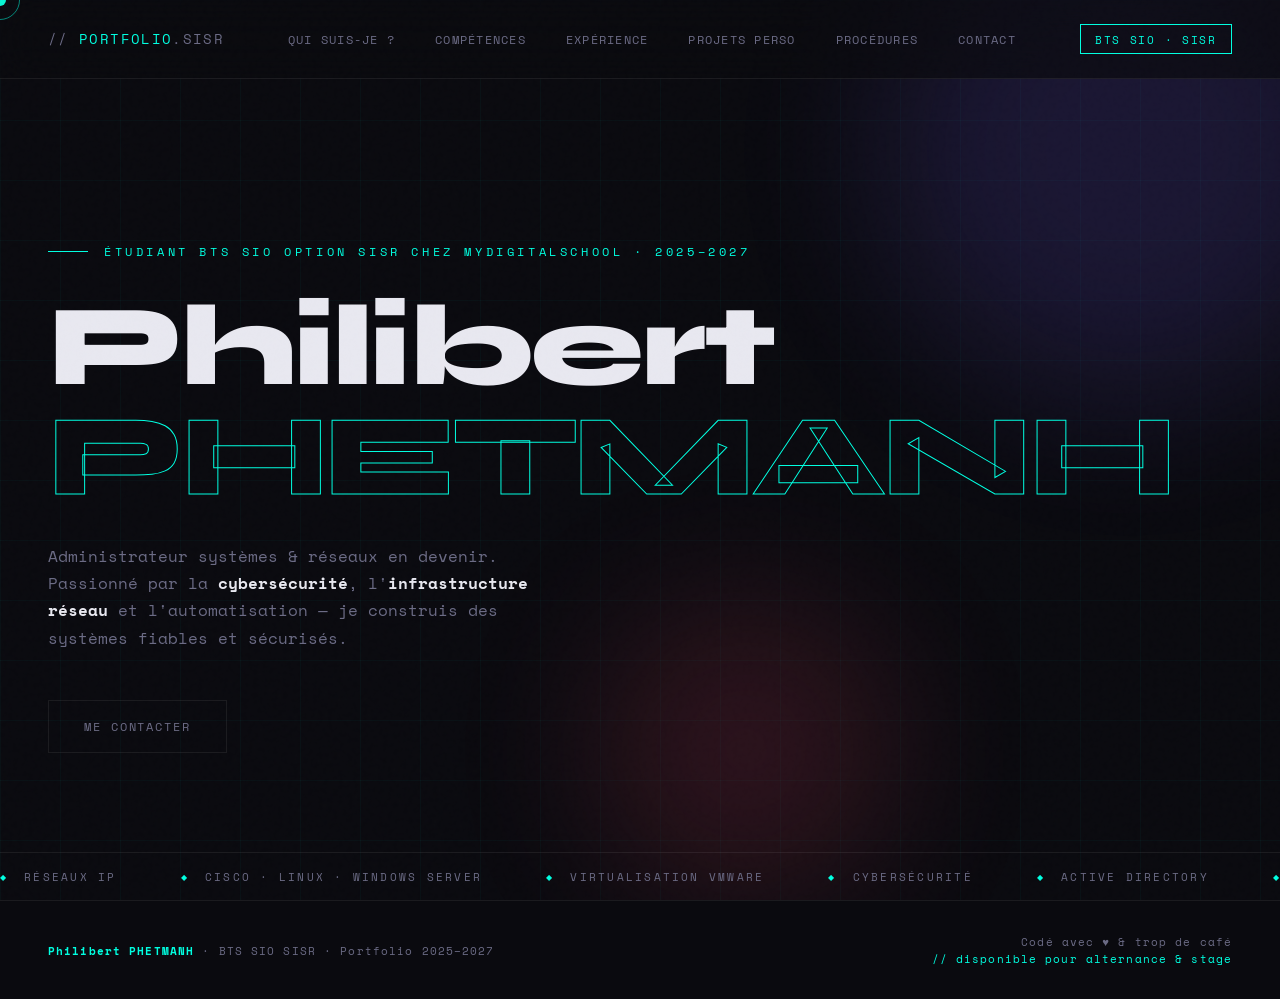
<file: index.html>
<!DOCTYPE html>
<html lang="fr">
<head>
  <meta charset="UTF-8"/>
  <meta name="viewport" content="width=device-width, initial-scale=1.0"/>
  <title>Philibert PHETMANH · Portfolio SISR</title>
  <link rel="preconnect" href="https://fonts.googleapis.com"/>
  <link rel="preconnect" href="https://fonts.gstatic.com" crossorigin/>
  <link href="https://fonts.googleapis.com/css2?family=Space+Mono:ital,wght@0,400;0,700;1,400&family=Syne:wght@400;700;800;900&display=swap" rel="stylesheet"/>
  <link rel="stylesheet" href="css/style.css"/>
</head>
<body>

  <div id="cursor"></div>
  <div id="cursor-ring"></div>
  <div class="grid-bg"></div>

  <!-- NAV -->
  <nav>
    <a class="nav-logo" href="index.html"><span>// </span>Portfolio<span>.sisr</span></a>
<ul class="nav-links">
  <li><a href="apropos-moi.html">Qui suis-je ?</a></li>
  <li><a href="competences.html">Compétences</a></li>
  <li><a href="experience.html">Expérience</a></li>
  <li><a href="projets-perso.html">Projets perso</a></li>   <!-- ← nouveau lien -->
  <li><a href="procedures.html">Procédures</a></li>
  <li><a href="contact.html">Contact</a></li>
</ul>
    <div class="nav-badge">BTS SIO · SISR</div>
  </nav>

  <!-- HERO -->
  <section id="hero">
    <div class="orb orb-1"></div>
    <div class="orb orb-2"></div>

    <div class="hero-inner">
      <div class="hero-label">Étudiant BTS SIO option SISR chez MyDigitalSchool · 2025–2027</div>

      <h1 class="hero-name">
        <span class="line">Philibert</span>
        <span class="line highlight">PHETMANH</span>
      </h1>

      <p class="hero-sub">
        Administrateur systèmes &amp; réseaux en devenir.<br/>
        Passionné par la <strong>cybersécurité</strong>, l'<strong>infrastructure réseau</strong>
        et l'automatisation — je construis des systèmes fiables et sécurisés.
      </p>

      <div class="hero-cta">
        <a href="contact.html" class="btn btn-ghost">Me contacter</a>
      </div>
    </div>

    <!-- Ticker -->
    <div class="ticker">
      <div class="ticker-track">
        <span class="ticker-item">Réseaux IP</span>
        <span class="ticker-item">Cisco · Linux · Windows Server</span>
        <span class="ticker-item">Virtualisation VMware</span>
        <span class="ticker-item">Cybersécurité</span>
        <span class="ticker-item">Active Directory</span>
        <span class="ticker-item">VLAN · Routage · Firewall</span>
        <span class="ticker-item">Supervision Zabbix</span>
        <span class="ticker-item">Docker</span>
        <span class="ticker-item">Scripting Bash &amp; PowerShell</span>
        <span class="ticker-item">Réseaux IP</span>
        <span class="ticker-item">Cisco · Linux · Windows Server</span>
        <span class="ticker-item">Virtualisation VMware</span>
        <span class="ticker-item">Cybersécurité</span>
        <span class="ticker-item">Active Directory</span>
        <span class="ticker-item">VLAN · Routage · Firewall</span>
        <span class="ticker-item">Supervision Zabbix</span>
        <span class="ticker-item">Docker</span>
        <span class="ticker-item">Scripting Bash &amp; PowerShell</span>
      </div>
    </div>
  </section>

  <footer>
    <div class="footer-text"><strong>Philibert PHETMANH</strong> · BTS SIO SISR · Portfolio 2025–2027</div>
    <div class="footer-text" style="text-align:right">
      Codé avec ♥ &amp; trop de café<br/>
      <span style="color:var(--accent)">// disponible pour alternance &amp; stage</span>
    </div>
  </footer>

  <script src="js/main.js"></script>
</body>
</html>
</file>
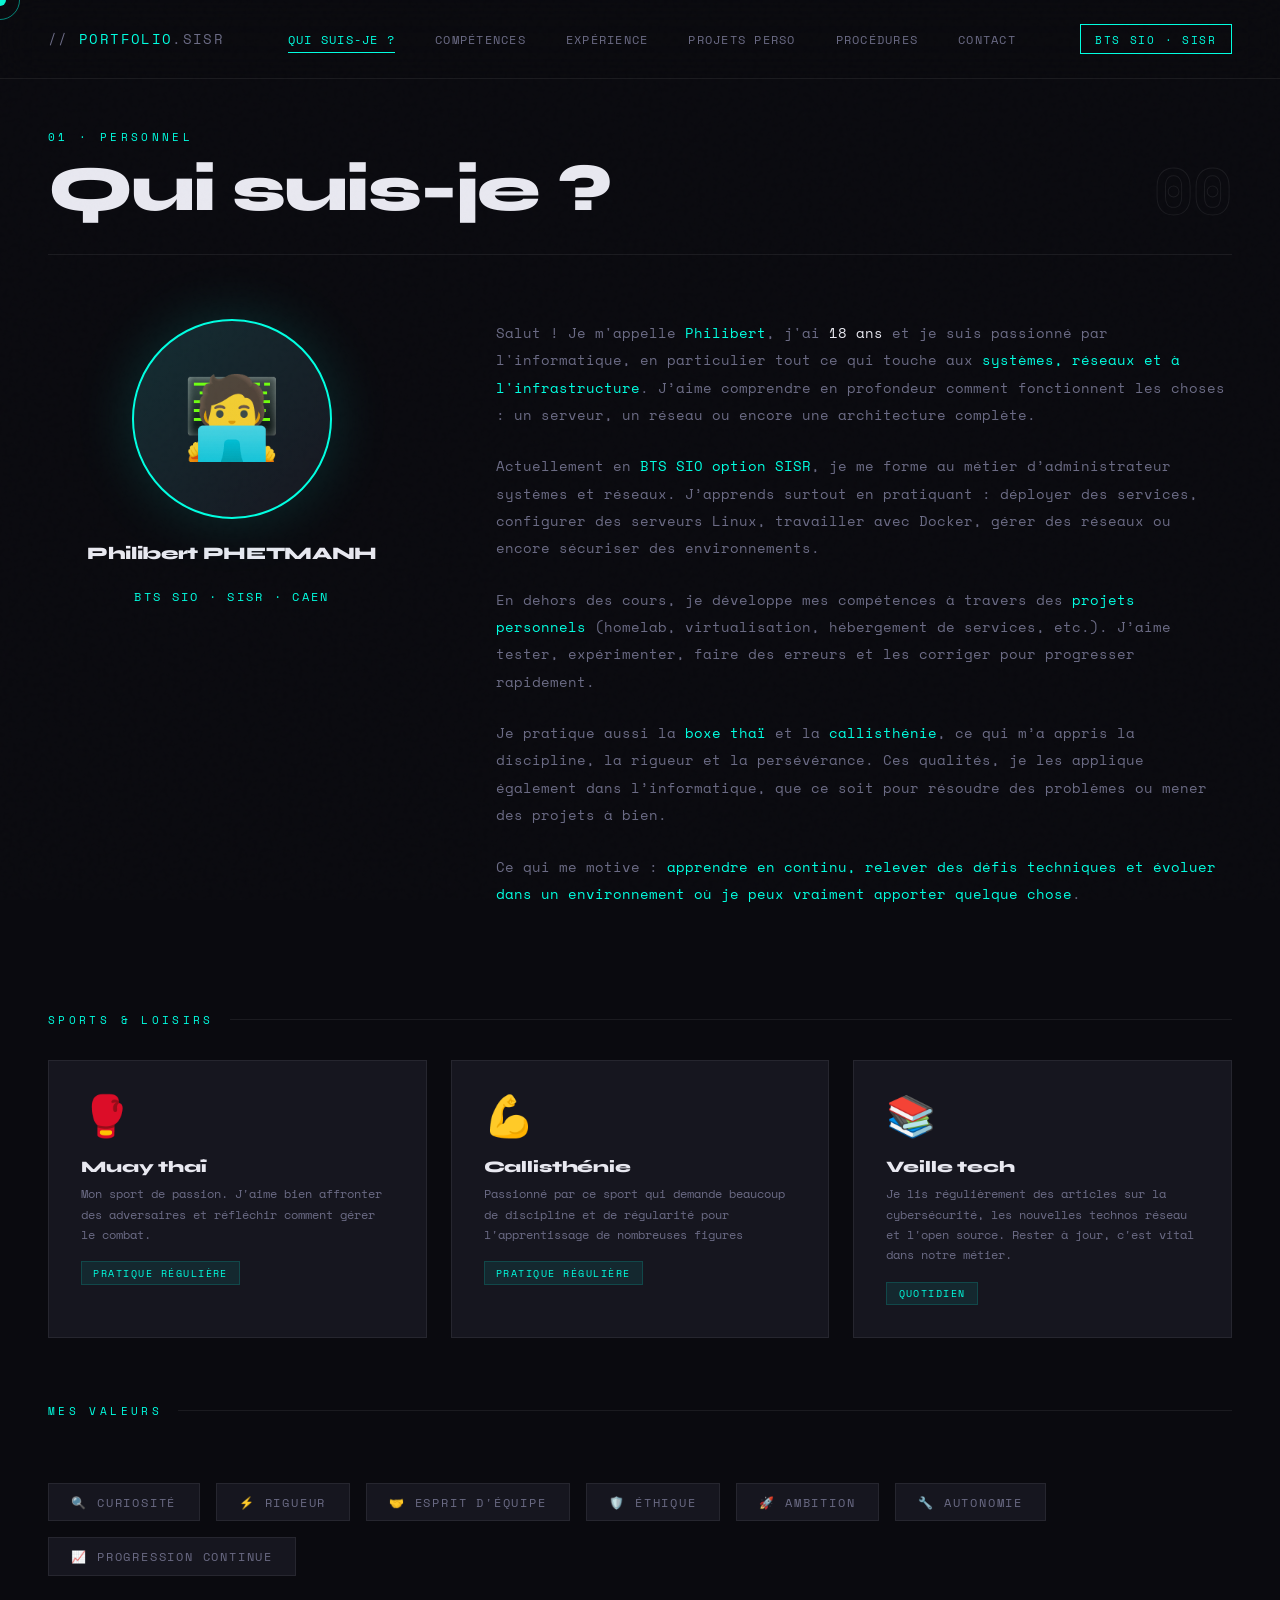
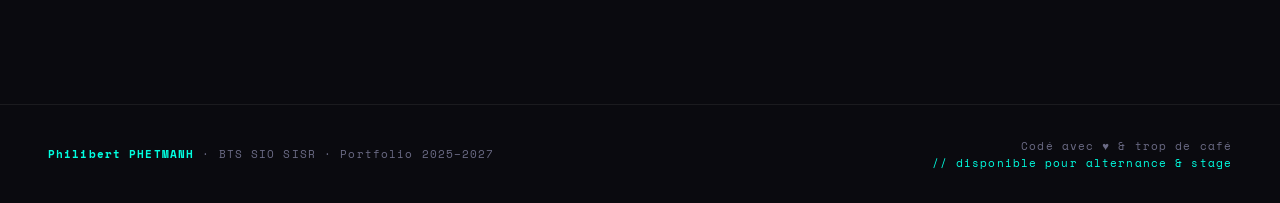
<file: apropos-moi.html>
<!DOCTYPE html>
<html lang="fr">
<head>
  <meta charset="UTF-8"/>
  <meta name="viewport" content="width=device-width, initial-scale=1.0"/>
  <title>Qui suis-je ? · Philibert PHETMANH</title>
  <link rel="preconnect" href="https://fonts.googleapis.com"/>
  <link rel="preconnect" href="https://fonts.gstatic.com" crossorigin/>
  <link href="https://fonts.googleapis.com/css2?family=Space+Mono:ital,wght@0,400;0,700;1,400&family=Syne:wght@400;700;800;900&display=swap" rel="stylesheet"/>
  <link rel="stylesheet" href="css/style.css"/>
</head>
<body>

  <div id="cursor"></div>
  <div id="cursor-ring"></div>
  <div class="grid-bg"></div>

  <!-- NAV -->
  <nav>
    <a class="nav-logo" href="index.html"><span>// </span>Portfolio<span>.sisr</span></a>
<ul class="nav-links">
  <li><a href="apropos-moi.html">Qui suis-je ?</a></li>
  <li><a href="competences.html">Compétences</a></li>
  <li><a href="experience.html">Expérience</a></li>
  <li><a href="projets-perso.html">Projets perso</a></li>   <!-- ← nouveau lien -->
  <li><a href="procedures.html">Procédures</a></li>
  <li><a href="contact.html">Contact</a></li>
</ul>
    <div class="nav-badge">BTS SIO · SISR</div>
  </nav>

  <!-- QUI SUIS-JE -->
  <section id="apropos-moi">
    <div class="section-header reveal">
      <div>
        <div class="section-label">01 · Personnel</div>
        <h2 class="section-title">Qui suis-je ?</h2>
      </div>
      <div class="section-count">00</div>
    </div>

    <!-- Intro bio -->
    <div class="apropos-intro reveal">
      <div class="apropos-avatar">
        <div class="avatar-circle">🧑‍💻</div>
        <div class="avatar-name">Philibert PHETMANH</div>
        <div class="avatar-role">BTS SIO · SISR · Caen</div>
      </div>

      <div class="apropos-bio">
        <p>
  Salut ! Je m'appelle <strong>Philibert</strong>, j'ai <em>18 ans</em> et je suis passionné par l'informatique, en particulier tout ce qui touche aux <strong>systèmes, réseaux et à l'infrastructure</strong>. J’aime comprendre en profondeur comment fonctionnent les choses : un serveur, un réseau ou encore une architecture complète.
</p>

<p>
  Actuellement en <strong>BTS SIO option SISR</strong>, je me forme au métier d’administrateur systèmes et réseaux. J’apprends surtout en pratiquant : déployer des services, configurer des serveurs Linux, travailler avec Docker, gérer des réseaux ou encore sécuriser des environnements.
</p>

<p>
  En dehors des cours, je développe mes compétences à travers des <strong>projets personnels</strong> (homelab, virtualisation, hébergement de services, etc.). J’aime tester, expérimenter, faire des erreurs et les corriger pour progresser rapidement.
</p>

<p>
  Je pratique aussi la <strong>boxe thaï</strong> et la <strong>callisthénie</strong>, ce qui m’a appris la discipline, la rigueur et la persévérance. Ces qualités, je les applique également dans l’informatique, que ce soit pour résoudre des problèmes ou mener des projets à bien.
</p>

<p>
  Ce qui me motive : <strong>apprendre en continu, relever des défis techniques et évoluer dans un environnement où je peux vraiment apporter quelque chose</strong>.
</p>
        </p>
      </div>
    </div>

    <!-- Hobbies -->
    <div class="reveal">
      <div class="hobbies-title">Sports &amp; Loisirs</div>
      <div class="hobbies-grid">

        <div class="hobby-card reveal">
          <span class="hobby-emoji">🥊</span>
          <div class="hobby-name">Muay thaï</div>
          <div class="hobby-desc">Mon sport de passion. J'aime bien affronter des adversaires et réfléchir comment gérer le combat.</div>
          <span class="hobby-level">Pratique régulière</span>
        </div>

        <div class="hobby-card reveal">
          <span class="hobby-emoji">💪</span>
          <div class="hobby-name">Callisthénie</div>
          <div class="hobby-desc">Passionné par ce sport qui demande beaucoup de discipline et de régularité pour l'apprentissage de nombreuses figures</div>
          <span class="hobby-level">Pratique régulière</span>
        </div>

        <div class="hobby-card reveal">
          <span class="hobby-emoji">📚</span>
          <div class="hobby-name">Veille tech</div>
          <div class="hobby-desc">Je lis régulièrement des articles sur la cybersécurité, les nouvelles technos réseau et l'open source. Rester à jour, c'est vital dans notre métier.</div>
          <span class="hobby-level">Quotidien</span>
        </div>

      </div>
    </div>

    <!-- Valeurs -->
    <div class="reveal">
      <div class="hobbies-title" style="margin-top:4rem;">Mes valeurs</div>
      <div class="values-row">
        <span class="value-pill">🔍 Curiosité</span>
        <span class="value-pill">⚡ Rigueur</span>
        <span class="value-pill">🤝 Esprit d'équipe</span>
        <span class="value-pill">🛡️ Éthique</span>
        <span class="value-pill">🚀 Ambition</span>
        <span class="value-pill">🔧 Autonomie</span>
        <span class="value-pill">📈 Progression continue</span>
      </div>
    </div>
    </div>

  </section>

  <footer>
    <div class="footer-text"><strong>Philibert PHETMANH</strong> · BTS SIO SISR · Portfolio 2025–2027</div>
    <div class="footer-text" style="text-align:right">
      Codé avec ♥ &amp; trop de café<br/>
      <span style="color:var(--accent)">// disponible pour alternance &amp; stage</span>
    </div>
  </footer>

  <script src="js/main.js"></script>
</body>
</html>
</file>
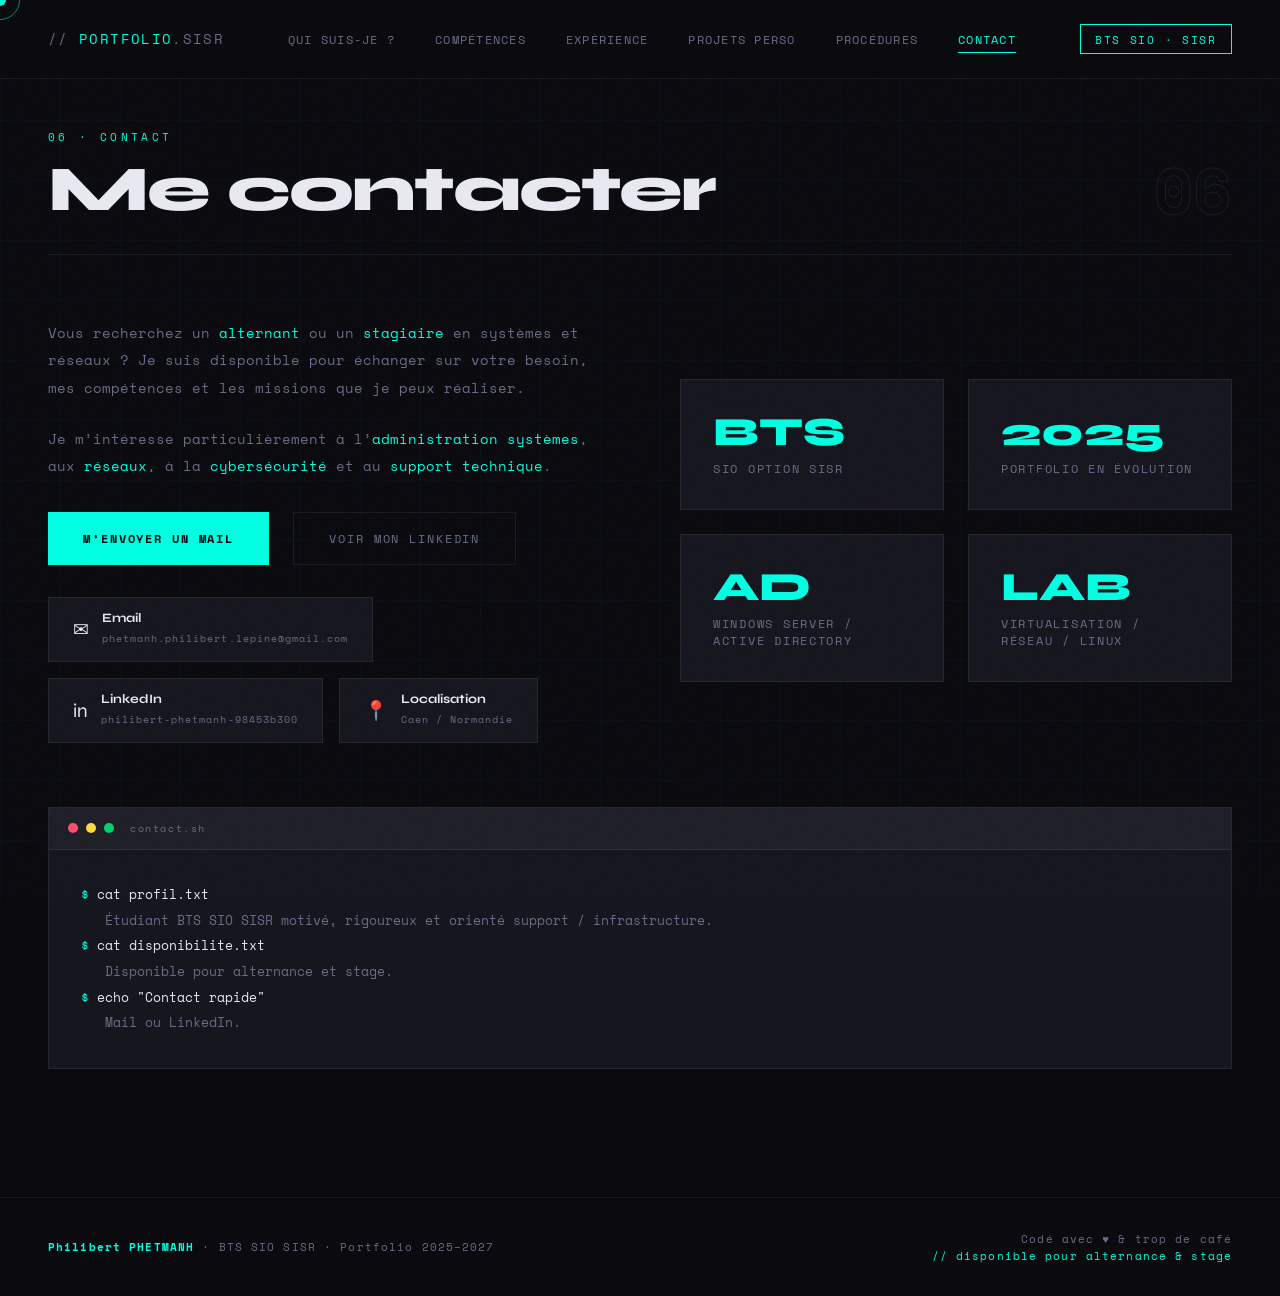
<file: contact.html>
<!DOCTYPE html>
<html lang="fr">
<head>
  <meta charset="UTF-8"/>
  <meta name="viewport" content="width=device-width, initial-scale=1.0"/>
  <title>Contact · Philibert PHETMANH</title>
  <link rel="preconnect" href="https://fonts.googleapis.com"/>
  <link rel="preconnect" href="https://fonts.gstatic.com" crossorigin/>
  <link href="https://fonts.googleapis.com/css2?family=Space+Mono:ital,wght@0,400;0,700;1,400&family=Syne:wght@400;700;800;900&display=swap" rel="stylesheet"/>
  <link rel="stylesheet" href="css/style.css"/>
</head>
<body>

  <div id="cursor"></div>
  <div id="cursor-ring"></div>
  <div class="grid-bg"></div>

  <nav>
    <a class="nav-logo" href="index.html"><span>// </span>Portfolio<span>.sisr</span></a>
<ul class="nav-links">
  <li><a href="apropos-moi.html">Qui suis-je ?</a></li>
  <li><a href="competences.html">Compétences</a></li>
  <li><a href="experience.html">Expérience</a></li>
  <li><a href="projets-perso.html">Projets perso</a></li>   <!-- ← nouveau lien -->
  <li><a href="procedures.html">Procédures</a></li>
  <li><a href="contact.html">Contact</a></li>
</ul>
    <div class="nav-badge">BTS SIO · SISR</div>
  </nav>

  <section id="contact">
    <div class="section-header reveal">
      <div>
        <div class="section-label">06 · Contact</div>
        <h2 class="section-title">Me contacter</h2>
      </div>
      <div class="section-count">06</div>
    </div>

    <div class="about-grid">
      <div class="about-text reveal">
        <p>
          Vous recherchez un <strong>alternant</strong> ou un <strong>stagiaire</strong> en
          systèmes et réseaux ? Je suis disponible pour échanger sur votre besoin,
          mes compétences et les missions que je peux réaliser.
        </p>

        <p>
          Je m’intéresse particulièrement à l’<strong>administration systèmes</strong>,
          aux <strong>réseaux</strong>, à la <strong>cybersécurité</strong> et au
          <strong>support technique</strong>.
        </p>

        <div class="hero-cta" style="margin-top:2rem; opacity:1; animation:none;">
          <a href="mailto:phetmanh.philibert.lepine@gmail.com" class="btn btn-primary">
            M’envoyer un mail
          </a>
          <a href="https://www.linkedin.com/in/philibert-phetmanh-98453b300/" target="_blank" class="btn btn-ghost">
            Voir mon LinkedIn
          </a>
        </div>

        <div class="badges-row">
          <div class="cert-badge magnetic">
            <div class="cert-icon">✉</div>
            <div class="cert-info">
              <span class="cert-name">Email</span>
              <span class="cert-date">phetmanh.philibert.lepine@gmail.com</span>
            </div>
          </div>

          <div class="cert-badge magnetic">
            <div class="cert-icon">in</div>
            <div class="cert-info">
              <span class="cert-name">LinkedIn</span>
              <span class="cert-date">philibert-phetmanh-98453b300</span>
            </div>
          </div>

          <div class="cert-badge magnetic">
            <div class="cert-icon">📍</div>
            <div class="cert-info">
              <span class="cert-name">Localisation</span>
              <span class="cert-date">Caen / Normandie</span>
            </div>
          </div>
        </div>
      </div>

      <div class="about-stats reveal">
        <div class="stat-card magnetic">
          <div class="stat-num">BTS</div>
          <div class="stat-label">SIO option SISR</div>
        </div>

        <div class="stat-card magnetic">
          <div class="stat-num">2025</div>
          <div class="stat-label">Portfolio en évolution</div>
        </div>

        <div class="stat-card magnetic">
          <div class="stat-num">AD</div>
          <div class="stat-label">Windows Server / Active Directory</div>
        </div>

        <div class="stat-card magnetic">
          <div class="stat-num">LAB</div>
          <div class="stat-label">Virtualisation / Réseau / Linux</div>
        </div>
      </div>
    </div>

    <div class="terminal-box reveal">
      <div class="terminal-bar">
        <div class="terminal-dot"></div>
        <div class="terminal-dot"></div>
        <div class="terminal-dot"></div>
        <div class="terminal-title">contact.sh</div>
      </div>
      <div class="terminal-body">
        <div class="terminal-line">
          <span class="prompt">$</span>
          <span class="cmd">cat profil.txt</span>
          <span class="out">Étudiant BTS SIO SISR motivé, rigoureux et orienté support / infrastructure.</span>
        </div>
        <div class="terminal-line">
          <span class="prompt">$</span>
          <span class="cmd">cat disponibilite.txt</span>
          <span class="out">Disponible pour alternance et stage.</span>
        </div>
        <div class="terminal-line">
          <span class="prompt">$</span>
          <span class="cmd">echo "Contact rapide"</span>
          <span class="out">Mail ou LinkedIn.</span>
        </div>
      </div>
    </div>
  </section>

  <footer>
    <div class="footer-text"><strong>Philibert PHETMANH</strong> · BTS SIO SISR · Portfolio 2025–2027</div>
    <div class="footer-text" style="text-align:right">
      Codé avec ♥ &amp; trop de café<br/>
      <span style="color:var(--accent)">// disponible pour alternance &amp; stage</span>
    </div>
  </footer>

  <script src="js/main.js"></script>
</body>
</html>
</file>
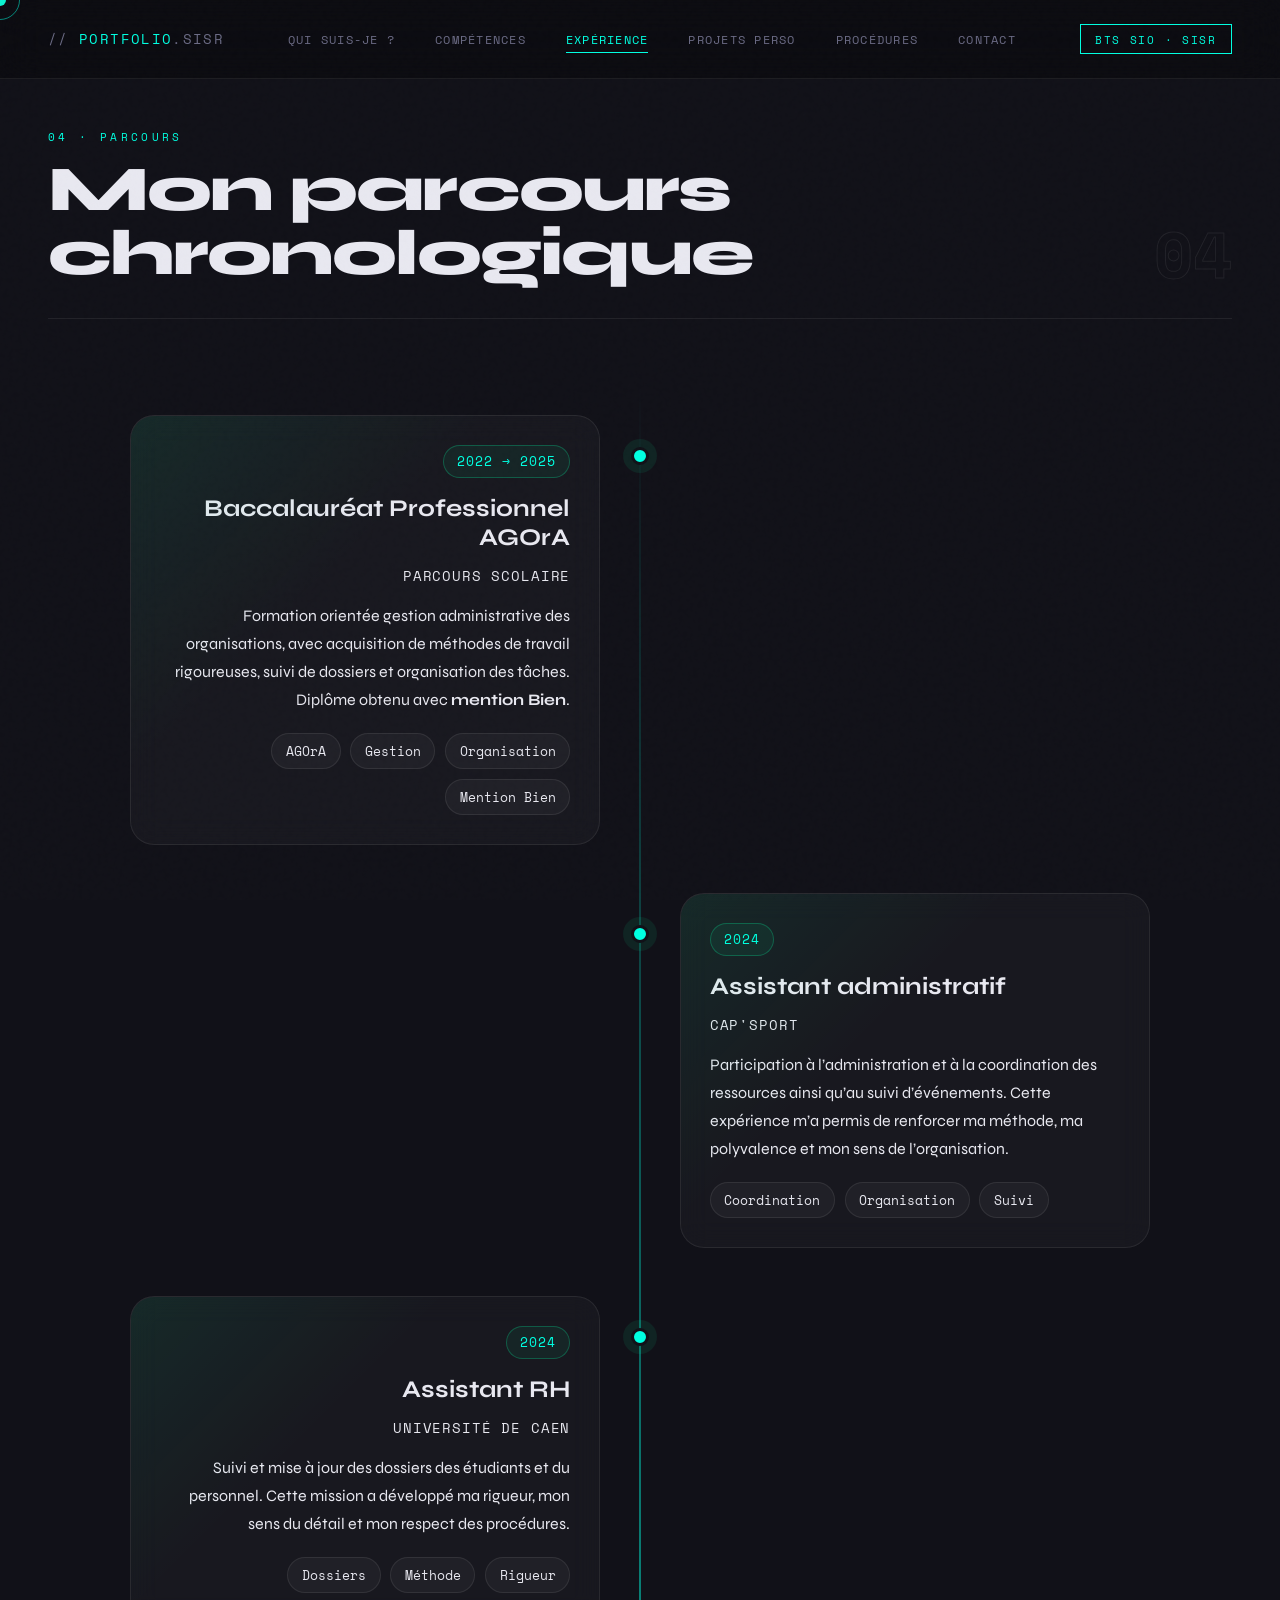
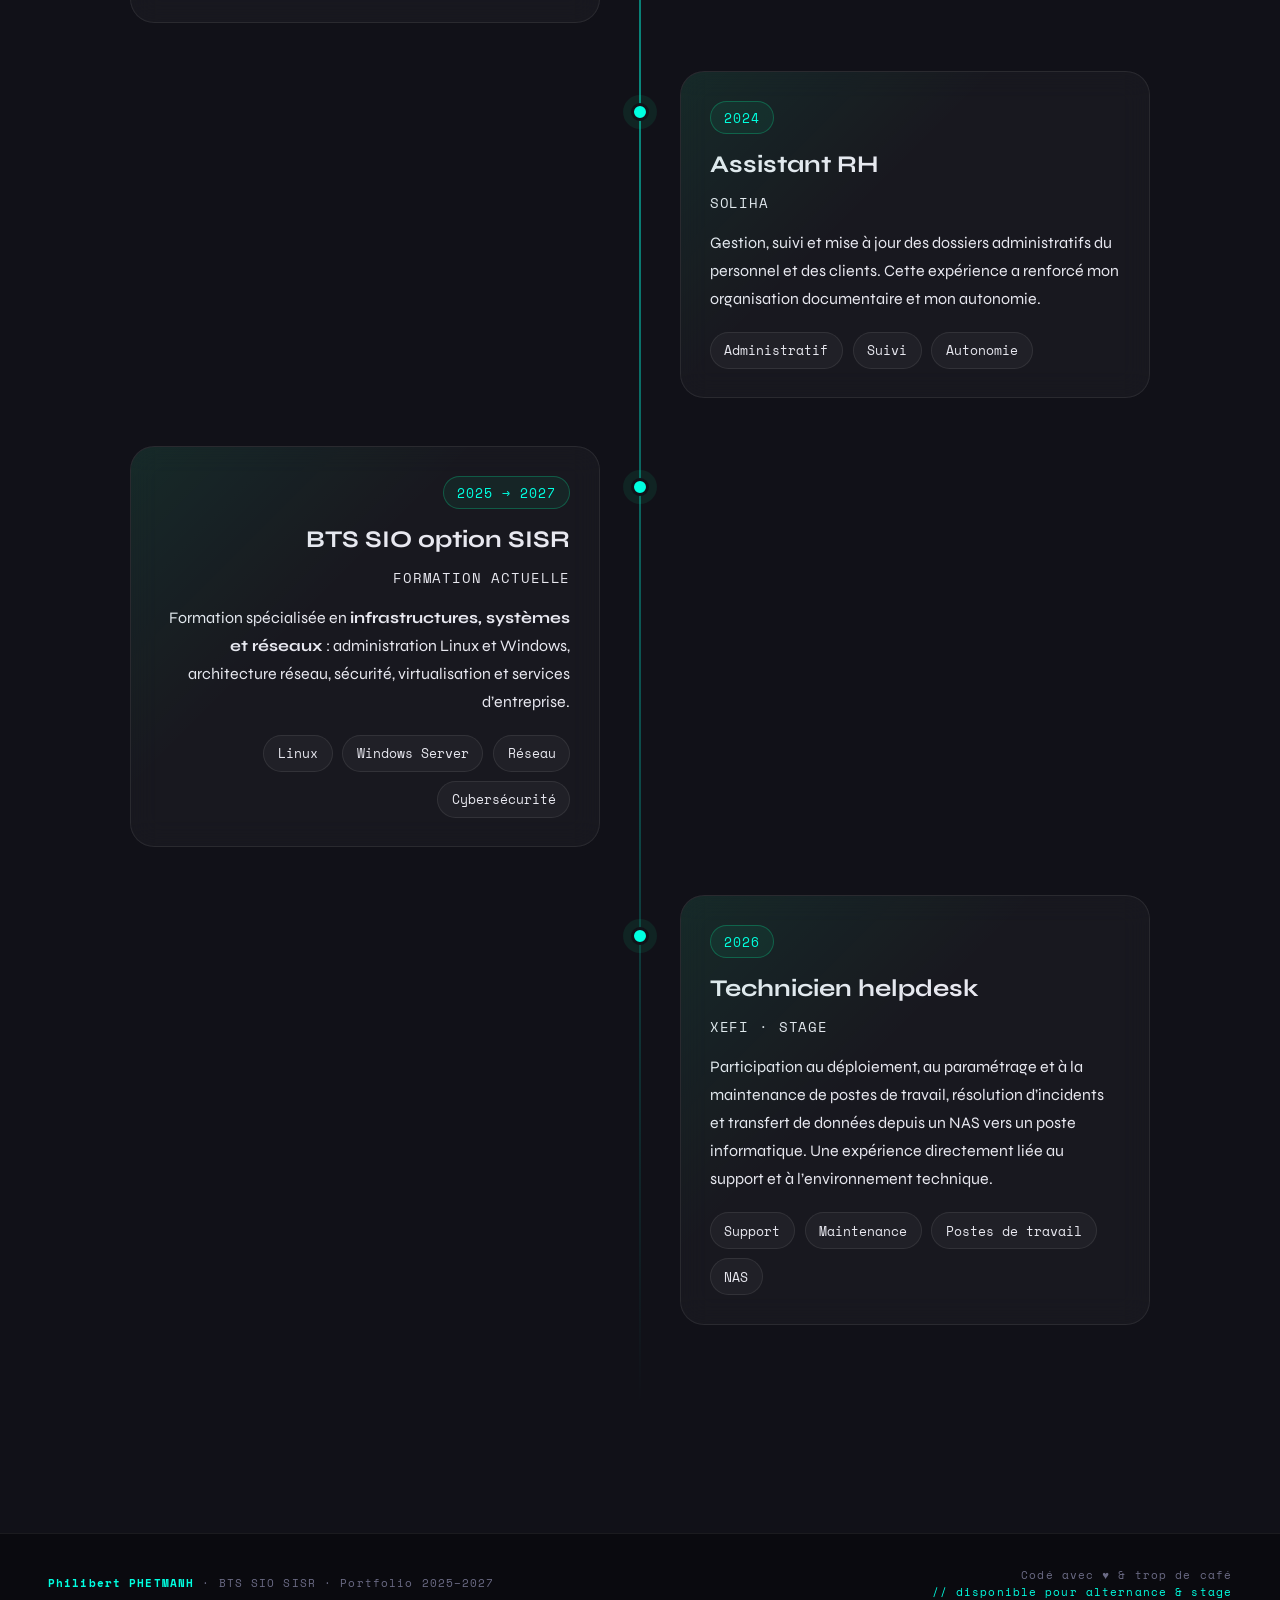
<file: experience.html>
<!DOCTYPE html>
<html lang="fr">
<head>
  <meta charset="UTF-8"/>
  <meta name="viewport" content="width=device-width, initial-scale=1.0"/>
  <title>Expérience · Philibert PHETMANH</title>
  <link rel="preconnect" href="https://fonts.googleapis.com"/>
  <link rel="preconnect" href="https://fonts.gstatic.com" crossorigin/>
  <link href="https://fonts.googleapis.com/css2?family=Space+Mono:ital,wght@0,400;0,700;1,400&family=Syne:wght@400;700;800;900&display=swap" rel="stylesheet"/>
  <link rel="stylesheet" href="css/style.css"/>
  <style>
    .timeline-wrapper {
      position: relative;
      max-width: 1100px;
      margin: 4rem auto 0;
      padding: 2rem 0;
    }

    .timeline-line {
      position: absolute;
      top: 0;
      bottom: 0;
      left: 50%;
      width: 2px;
      background: linear-gradient(to bottom, transparent, var(--accent), transparent);
      transform: translateX(-50%);
      opacity: 0.5;
    }

    .timeline-item {
      position: relative;
      width: 50%;
      padding: 0 2.5rem 3rem 2.5rem;
    }

    .timeline-item.left {
      left: 0;
      text-align: right;
    }

    .timeline-item.right {
      left: 50%;
      text-align: left;
    }

    .timeline-dot {
      position: absolute;
      top: 2rem;
      width: 18px;
      height: 18px;
      border-radius: 50%;
      background: var(--accent);
      border: 3px solid var(--surface);
      box-shadow: 0 0 0 8px rgba(0, 255, 163, 0.08);
      z-index: 2;
    }

    .timeline-item.left .timeline-dot {
      right: -9px;
    }

    .timeline-item.right .timeline-dot {
      left: -9px;
    }

    .timeline-card {
      position: relative;
      background: rgba(255, 255, 255, 0.03);
      border: 1px solid rgba(255, 255, 255, 0.08);
      border-radius: 24px;
      padding: 1.8rem;
      backdrop-filter: blur(14px);
      transition: transform 0.35s ease, border-color 0.35s ease, box-shadow 0.35s ease;
      overflow: hidden;
    }

    .timeline-card::before {
      content: "";
      position: absolute;
      inset: 0;
      background: linear-gradient(135deg, rgba(0, 255, 163, 0.08), transparent 40%);
      pointer-events: none;
    }

    .timeline-card:hover {
      transform: translateY(-6px);
      border-color: rgba(0, 255, 163, 0.35);
      box-shadow: 0 18px 45px rgba(0, 0, 0, 0.28);
    }

    .timeline-year {
      display: inline-block;
      margin-bottom: 1rem;
      padding: 0.35rem 0.8rem;
      border: 1px solid rgba(0, 255, 163, 0.25);
      border-radius: 999px;
      color: var(--accent);
      font-family: 'Space Mono', monospace;
      font-size: 0.82rem;
      letter-spacing: 0.08em;
      text-transform: uppercase;
      background: rgba(0, 255, 163, 0.06);
    }

    .timeline-title {
      font-family: 'Syne', sans-serif;
      font-size: 1.5rem;
      font-weight: 700;
      margin-bottom: 0.8rem;
      color: var(--text);
    }

    .timeline-place {
      display: block;
      margin-bottom: 1rem;
      font-family: 'Space Mono', monospace;
      font-size: 0.88rem;
      color: var(--text-muted);
      text-transform: uppercase;
      letter-spacing: 0.06em;
    }

    .timeline-desc {
      color: var(--text-muted);
      line-height: 1.75;
      margin-bottom: 1.2rem;
    }

    .timeline-tags {
      display: flex;
      flex-wrap: wrap;
      gap: 0.6rem;
    }

    .timeline-item.left .timeline-tags {
      justify-content: flex-end;
    }

    .timeline-tag {
      padding: 0.45rem 0.85rem;
      border-radius: 999px;
      background: rgba(255, 255, 255, 0.04);
      border: 1px solid rgba(255, 255, 255, 0.08);
      color: var(--text);
      font-size: 0.82rem;
      font-family: 'Space Mono', monospace;
    }

    @media (max-width: 900px) {
      .timeline-line {
        left: 18px;
        transform: none;
      }

      .timeline-item,
      .timeline-item.left,
      .timeline-item.right {
        width: 100%;
        left: 0;
        text-align: left;
        padding: 0 0 2rem 3.2rem;
      }

      .timeline-item.left .timeline-dot,
      .timeline-item.right .timeline-dot {
        left: 9px;
        right: auto;
      }

      .timeline-item.left .timeline-tags {
        justify-content: flex-start;
      }
    }
  </style>
</head>
<body>

  <div id="cursor"></div>
  <div id="cursor-ring"></div>
  <div class="grid-bg"></div>

  <nav>
    <a class="nav-logo" href="index.html"><span>// </span>Portfolio<span>.sisr</span></a>
<ul class="nav-links">
  <li><a href="apropos-moi.html">Qui suis-je ?</a></li>
  <li><a href="competences.html">Compétences</a></li>
  <li><a href="experience.html">Expérience</a></li>
  <li><a href="projets-perso.html">Projets perso</a></li>   <!-- ← nouveau lien -->
  <li><a href="procedures.html">Procédures</a></li>
  <li><a href="contact.html">Contact</a></li>
</ul>
    <div class="nav-badge">BTS SIO · SISR</div>
  </nav>

  <section id="experience" style="background: var(--surface);">
    <div class="section-header reveal">
      <div>
        <div class="section-label">04 · Parcours</div>
        <h2 class="section-title">Mon parcours chronologique</h2>
      </div>
      <div class="section-count">04</div>
    </div>

    <div class="timeline-wrapper">
      <div class="timeline-line"></div>

      <div class="timeline-item left reveal">
        <div class="timeline-dot"></div>
        <div class="timeline-card magnetic">
          <span class="timeline-year">2022 → 2025</span>
          <h3 class="timeline-title">Baccalauréat Professionnel AGOrA</h3>
          <span class="timeline-place">Parcours scolaire</span>
          <p class="timeline-desc">
            Formation orientée gestion administrative des organisations, avec acquisition
            de méthodes de travail rigoureuses, suivi de dossiers et organisation des tâches.
            Diplôme obtenu avec <strong>mention Bien</strong>.
          </p>
          <div class="timeline-tags">
            <span class="timeline-tag">AGOrA</span>
            <span class="timeline-tag">Gestion</span>
            <span class="timeline-tag">Organisation</span>
            <span class="timeline-tag">Mention Bien</span>
          </div>
        </div>
      </div>

      <div class="timeline-item right reveal">
        <div class="timeline-dot"></div>
        <div class="timeline-card magnetic">
          <span class="timeline-year">2024</span>
          <h3 class="timeline-title">Assistant administratif</h3>
          <span class="timeline-place">CAP'Sport</span>
          <p class="timeline-desc">
            Participation à l’administration et à la coordination des ressources ainsi qu’au
            suivi d’événements. Cette expérience m’a permis de renforcer ma méthode,
            ma polyvalence et mon sens de l’organisation.
          </p>
          <div class="timeline-tags">
            <span class="timeline-tag">Coordination</span>
            <span class="timeline-tag">Organisation</span>
            <span class="timeline-tag">Suivi</span>
          </div>
        </div>
      </div>

      <div class="timeline-item left reveal">
        <div class="timeline-dot"></div>
        <div class="timeline-card magnetic">
          <span class="timeline-year">2024</span>
          <h3 class="timeline-title">Assistant RH</h3>
          <span class="timeline-place">Université de Caen</span>
          <p class="timeline-desc">
            Suivi et mise à jour des dossiers des étudiants et du personnel. Cette mission
            a développé ma rigueur, mon sens du détail et mon respect des procédures.
          </p>
          <div class="timeline-tags">
            <span class="timeline-tag">Dossiers</span>
            <span class="timeline-tag">Méthode</span>
            <span class="timeline-tag">Rigueur</span>
          </div>
        </div>
      </div>

      <div class="timeline-item right reveal">
        <div class="timeline-dot"></div>
        <div class="timeline-card magnetic">
          <span class="timeline-year">2024</span>
          <h3 class="timeline-title">Assistant RH</h3>
          <span class="timeline-place">Soliha</span>
          <p class="timeline-desc">
            Gestion, suivi et mise à jour des dossiers administratifs du personnel et des clients.
            Cette expérience a renforcé mon organisation documentaire et mon autonomie.
          </p>
          <div class="timeline-tags">
            <span class="timeline-tag">Administratif</span>
            <span class="timeline-tag">Suivi</span>
            <span class="timeline-tag">Autonomie</span>
          </div>
        </div>
      </div>

      <div class="timeline-item left reveal">
        <div class="timeline-dot"></div>
        <div class="timeline-card magnetic">
          <span class="timeline-year">2025 → 2027</span>
          <h3 class="timeline-title">BTS SIO option SISR</h3>
          <span class="timeline-place">Formation actuelle</span>
          <p class="timeline-desc">
            Formation spécialisée en <strong>infrastructures, systèmes et réseaux</strong> :
            administration Linux et Windows, architecture réseau, sécurité, virtualisation
            et services d’entreprise.
          </p>
          <div class="timeline-tags">
            <span class="timeline-tag">Linux</span>
            <span class="timeline-tag">Windows Server</span>
            <span class="timeline-tag">Réseau</span>
            <span class="timeline-tag">Cybersécurité</span>
          </div>
        </div>
      </div>

      <div class="timeline-item right reveal">
        <div class="timeline-dot"></div>
        <div class="timeline-card magnetic">
          <span class="timeline-year">2026</span>
          <h3 class="timeline-title">Technicien helpdesk</h3>
          <span class="timeline-place">Xefi · Stage</span>
          <p class="timeline-desc">
            Participation au déploiement, au paramétrage et à la maintenance de postes de travail,
            résolution d’incidents et transfert de données depuis un NAS vers un poste informatique.
            Une expérience directement liée au support et à l’environnement technique.
          </p>
          <div class="timeline-tags">
            <span class="timeline-tag">Support</span>
            <span class="timeline-tag">Maintenance</span>
            <span class="timeline-tag">Postes de travail</span>
            <span class="timeline-tag">NAS</span>
          </div>
        </div>
      </div>
    </div>
  </section>

  <footer>
    <div class="footer-text"><strong>Philibert PHETMANH</strong> · BTS SIO SISR · Portfolio 2025–2027</div>
    <div class="footer-text" style="text-align:right">
      Codé avec ♥ &amp; trop de café<br/>
      <span style="color:var(--accent)">// disponible pour alternance &amp; stage</span>
    </div>
  </footer>

  <script src="js/main.js"></script>
</body>
</html>
</file>
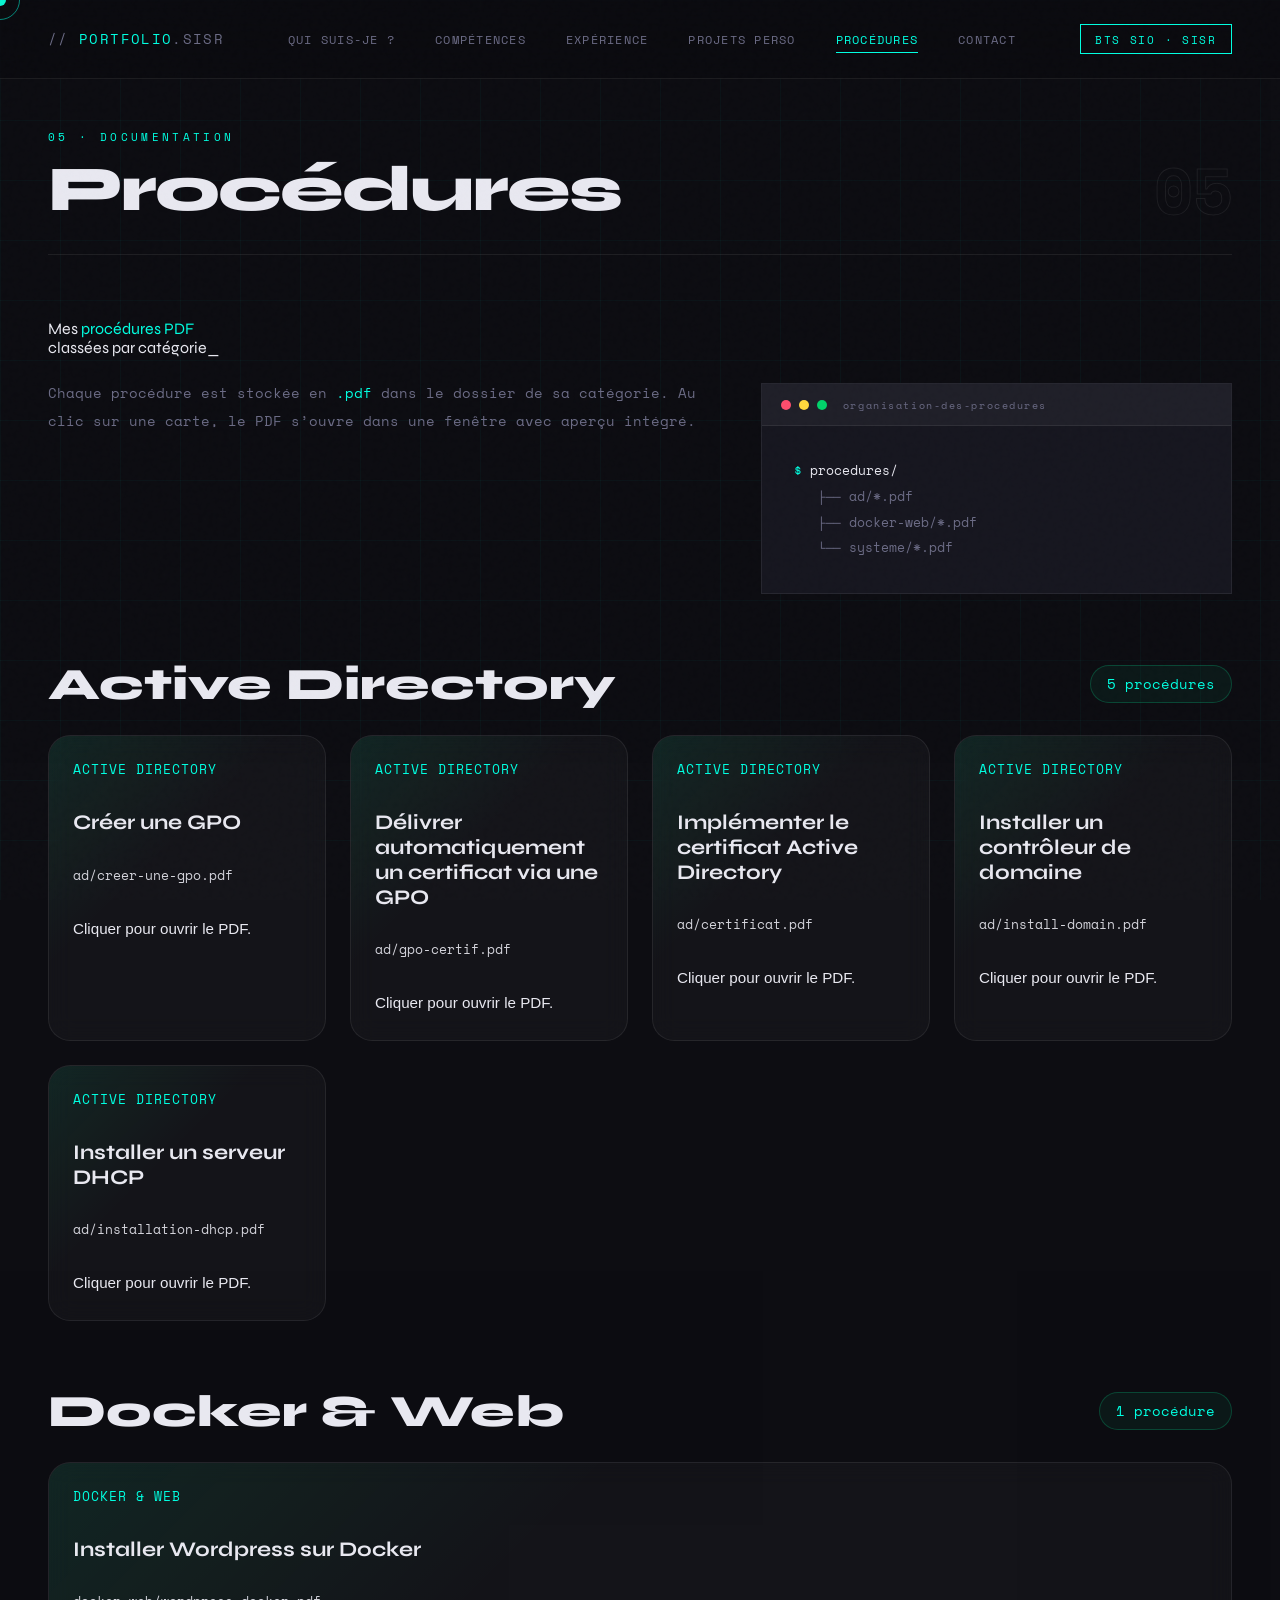
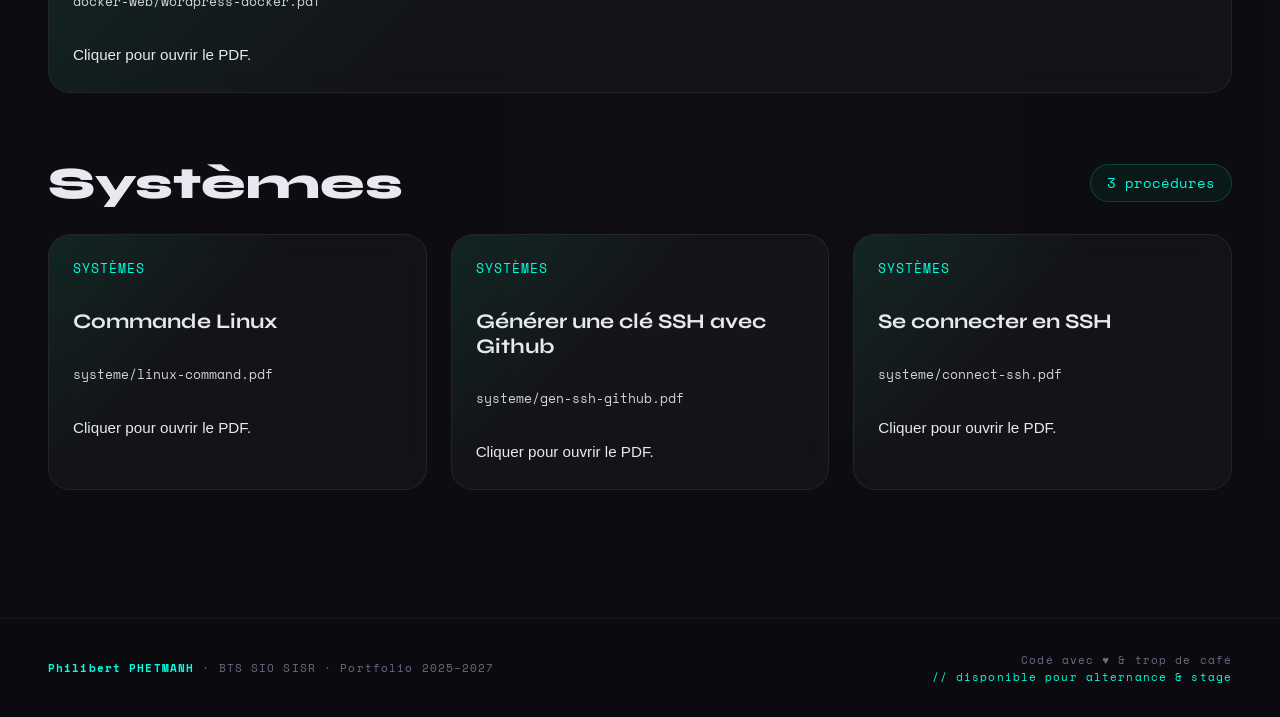
<file: procedures.html>
<!DOCTYPE html>
<html lang="fr">
<head>
  <meta charset="UTF-8"/>
  <meta name="viewport" content="width=device-width, initial-scale=1.0"/>
  <title>Procédures · Philibert PHETMANH</title>
  <link rel="preconnect" href="https://fonts.googleapis.com"/>
  <link rel="preconnect" href="https://fonts.gstatic.com" crossorigin/>
  <link href="https://fonts.googleapis.com/css2?family=Space+Mono:ital,wght@0,400;0,700;1,400&family=Syne:wght@400;700;800;900&display=swap" rel="stylesheet"/>
  <link rel="stylesheet" href="css/style.css"/>

  <style>
    .procedure-modal { cursor: default; }

    .procedures-sections {
      display: flex;
      flex-direction: column;
      gap: 4rem;
      margin-top: 4rem;
    }

    .procedure-category-block {
      display: flex;
      flex-direction: column;
      gap: 1.5rem;
    }

    .procedure-category-header {
      display: flex;
      align-items: center;
      justify-content: space-between;
      gap: 1rem;
      flex-wrap: wrap;
    }

    .procedure-category-title {
      font-family: 'Syne', sans-serif;
      font-size: clamp(1.8rem, 4vw, 2.8rem);
      font-weight: 800;
      color: var(--text);
      margin: 0;
    }

    .procedure-category-count {
      padding: 0.5rem 1rem;
      border: 1px solid rgba(0, 255, 163, 0.2);
      border-radius: 999px;
      color: var(--accent);
      font-family: 'Space Mono', monospace;
      font-size: 0.85rem;
      background: rgba(0, 255, 163, 0.05);
    }

    .procedures-grid {
      display: grid;
      grid-template-columns: repeat(auto-fit, minmax(260px, 1fr));
      gap: 1.5rem;
    }

    .procedure-card {
      position: relative;
      width: 100%;
      text-align: left;
      background: rgba(255, 255, 255, 0.03);
      border: 1px solid rgba(255, 255, 255, 0.08);
      border-radius: 22px;
      padding: 1.5rem;
      color: var(--text);
      cursor: pointer;
      overflow: hidden;
      transition: transform 0.35s ease, border-color 0.35s ease, box-shadow 0.35s ease;
      backdrop-filter: blur(12px);
    }

    .procedure-card::before {
      content: "";
      position: absolute;
      inset: 0;
      background: linear-gradient(135deg, rgba(0, 255, 163, 0.10), transparent 40%);
      opacity: 0.8;
      pointer-events: none;
    }

    .procedure-card:hover {
      transform: translateY(-8px);
      border-color: rgba(0, 255, 163, 0.35);
      box-shadow: 0 18px 45px rgba(0, 0, 0, 0.25);
    }

    .procedure-card__category {
      display: inline-flex;
      align-items: center;
      gap: 0.5rem;
      margin-bottom: 1rem;
      color: var(--accent);
      font-family: 'Space Mono', monospace;
      font-size: 0.8rem;
      text-transform: uppercase;
      letter-spacing: 0.08em;
    }

    .procedure-card__title {
      font-family: 'Syne', sans-serif;
      font-size: 1.3rem;
      font-weight: 700;
      margin: 0 0 0.8rem;
      line-height: 1.2;
      color: var(--text);
    }

    .procedure-card__filename {
      color: var(--text-muted);
      font-family: 'Space Mono', monospace;
      font-size: 0.82rem;
      word-break: break-word;
      opacity: 0.9;
    }

    .procedure-card__hint {
      margin-top: 1rem;
      color: var(--text-muted);
      font-size: 0.95rem;
      line-height: 1.6;
    }

    .procedure-modal {
      position: fixed;
      inset: 0;
      display: flex;
      align-items: center;
      justify-content: center;
      padding: 2rem;
      opacity: 0;
      visibility: hidden;
      pointer-events: none;
      transition: opacity 0.3s ease, visibility 0.3s ease;
      z-index: 9999;
    }

    .procedure-modal.is-open {
      opacity: 1;
      visibility: visible;
      pointer-events: auto;
    }

    .procedure-modal__overlay {
      position: absolute;
      inset: 0;
      background: rgba(5, 8, 20, 0.75);
      backdrop-filter: blur(8px);
    }

    .procedure-modal__dialog {
      position: relative;
      width: min(1080px, 100%);
      height: min(86vh, 900px);
      display: grid;
      grid-template-rows: auto auto 1fr;
      gap: 1rem;
      background: rgba(15, 18, 32, 0.96);
      border: 1px solid rgba(0, 255, 163, 0.18);
      border-radius: 26px;
      padding: 2rem;
      box-shadow: 0 30px 80px rgba(0, 0, 0, 0.4);
      transform: translateY(40px) scale(0.96);
      opacity: 0;
      transition: transform 0.4s ease, opacity 0.4s ease;
    }

    .procedure-modal.is-open .procedure-modal__dialog {
      transform: translateY(0) scale(1);
      opacity: 1;
    }

    .procedure-modal__close {
      position: absolute;
      top: 1rem;
      right: 1rem;
      width: 42px;
      height: 42px;
      border: none;
      border-radius: 50%;
      background: rgba(255, 255, 255, 0.06);
      color: var(--text);
      font-size: 1.3rem;
      cursor: pointer;
      transition: background 0.25s ease, transform 0.25s ease;
      z-index: 2;
    }

    .procedure-modal__close:hover {
      background: rgba(0, 255, 163, 0.12);
      transform: rotate(90deg);
    }

    .procedure-modal__meta {
      display: inline-block;
      margin-bottom: 0.4rem;
      padding: 0.35rem 0.8rem;
      border-radius: 999px;
      background: rgba(0, 255, 163, 0.08);
      border: 1px solid rgba(0, 255, 163, 0.18);
      color: var(--accent);
      font-family: 'Space Mono', monospace;
      font-size: 0.78rem;
      text-transform: uppercase;
      letter-spacing: 0.08em;
      width: fit-content;
    }

    .procedure-modal__title {
      font-family: 'Syne', sans-serif;
      font-size: clamp(1.6rem, 4vw, 2.4rem);
      margin: 0;
      line-height: 1.1;
      padding-right: 3rem;
    }

    .procedure-modal__filename {
      font-family: 'Space Mono', monospace;
      color: var(--text-muted);
      font-size: 0.9rem;
      word-break: break-word;
    }

    .procedure-modal__toolbar {
      display: flex;
      align-items: center;
      justify-content: space-between;
      gap: 1rem;
      flex-wrap: wrap;
      padding-bottom: 0.6rem;
      border-bottom: 1px solid rgba(255,255,255,0.08);
    }

    .procedure-modal__actions {
      display: flex;
      gap: 0.75rem;
      flex-wrap: wrap;
    }

    .pdf-btn {
      display: inline-flex;
      align-items: center;
      justify-content: center;
      padding: 0.75rem 1rem;
      border-radius: 12px;
      border: 1px solid rgba(0,255,163,0.18);
      background: rgba(0,255,163,0.08);
      color: var(--text);
      text-decoration: none;
      font-family: 'Space Mono', monospace;
      font-size: 0.85rem;
      transition: transform 0.25s ease, border-color 0.25s ease, background 0.25s ease;
    }

    .pdf-btn:hover {
      transform: translateY(-2px);
      border-color: rgba(0,255,163,0.35);
      background: rgba(0,255,163,0.12);
    }

    .procedure-modal__viewer {
      width: 100%;
      height: 100%;
      min-height: 420px;
      border: 1px solid rgba(255,255,255,0.08);
      border-radius: 18px;
      overflow: hidden;
      background: rgba(255,255,255,0.03);
    }

    .procedure-modal__viewer iframe {
      width: 100%;
      height: 100%;
      border: 0;
      display: block;
      background: white;
    }

    .procedure-empty {
      color: var(--text-muted);
      font-family: 'Space Mono', monospace;
      padding: 1rem 0;
    }

    @media (max-width: 768px) {
      .procedure-modal {
        padding: 1rem;
      }

      .procedure-modal__dialog {
        height: min(90vh, 900px);
        padding: 1.25rem;
        border-radius: 20px;
      }

      .procedure-card {
        padding: 1.2rem;
      }
    }
  </style>
</head>
<body>
  <div id="cursor"></div>
  <div id="cursor-ring"></div>
  <div class="grid-bg"></div>

  <nav>
    <a class="nav-logo" href="index.html"><span>// </span>Portfolio<span>.sisr</span></a>
<ul class="nav-links">
  <li><a href="apropos-moi.html">Qui suis-je ?</a></li>
  <li><a href="competences.html">Compétences</a></li>
  <li><a href="experience.html">Expérience</a></li>
  <li><a href="projets-perso.html">Projets perso</a></li>   <!-- ← nouveau lien -->
  <li><a href="procedures.html">Procédures</a></li>
  <li><a href="contact.html">Contact</a></li>
</ul>
    <div class="nav-badge">BTS SIO · SISR</div>
  </nav>

  <section id="procedures-page">
    <div class="section-header reveal">
      <div>
        <div class="section-label">05 · Documentation</div>
        <h2 class="section-title">Procédures</h2>
      </div>
      <div class="section-count">05</div>
    </div>

    <div class="procedures-hero reveal">
      <div class="procedures-hero__text">
        <div class="contact-big">
          Mes <span style="color:var(--accent)">procédures PDF</span><br/>
          classées par catégorie<span class="blink">_</span>
        </div>
        <p class="procedures-hero__desc">
          Chaque procédure est stockée en <code>.pdf</code> dans le dossier de sa catégorie.
          Au clic sur une carte, le PDF s’ouvre dans une fenêtre avec aperçu intégré.
        </p>
      </div>

      <div class="procedures-hero__box">
        <div class="terminal-box">
          <div class="terminal-bar">
            <span class="terminal-dot"></span>
            <span class="terminal-dot"></span>
            <span class="terminal-dot"></span>
            <span class="terminal-title">organisation-des-procedures</span>
          </div>
          <div class="terminal-body">
            <div class="terminal-line"><span class="prompt">$</span> <span class="cmd">procedures/</span></div>
            <div class="terminal-line"><span class="out">├── ad/*.pdf</span></div>
            <div class="terminal-line"><span class="out">├── docker-web/*.pdf</span></div>
            <div class="terminal-line"><span class="out">└── systeme/*.pdf</span></div>
          </div>
        </div>
      </div>
    </div>

    <div id="procedures-root" class="procedures-sections"></div>
  </section>

  <div class="procedure-modal" id="procedureModal" aria-hidden="true">
    <div class="procedure-modal__overlay" data-close-modal></div>
    <div class="procedure-modal__dialog" role="dialog" aria-modal="true" aria-labelledby="procedureModalTitle">
      <button class="procedure-modal__close" type="button" aria-label="Fermer" data-close-modal>×</button>

      <div>
        <div class="procedure-modal__meta" id="procedureModalCategory"></div>
        <h2 class="procedure-modal__title" id="procedureModalTitle"></h2>
        <div class="procedure-modal__filename" id="procedureModalFilename"></div>
      </div>

      <div class="procedure-modal__toolbar">
        <div class="procedure-empty">Aperçu PDF intégré</div>
        <div class="procedure-modal__actions">
          <a id="procedureOpenPdf" class="pdf-btn" href="#" target="_blank" rel="noopener noreferrer">Ouvrir dans un nouvel onglet</a>
          <a id="procedureDownloadPdf" class="pdf-btn" href="#" download>Télécharger</a>
        </div>
      </div>

      <div class="procedure-modal__viewer">
        <iframe id="procedurePdfFrame" src="about:blank" title="Aperçu PDF"></iframe>
      </div>
    </div>
  </div>

  <footer>
    <div class="footer-text"><strong>Philibert PHETMANH</strong> · BTS SIO SISR · Portfolio 2025–2027</div>
    <div class="footer-text" style="text-align:right">
      Codé avec ♥ &amp; trop de café<br/>
      <span style="color:var(--accent)">// disponible pour alternance &amp; stage</span>
    </div>
  </footer>

  <script>
    const PROCEDURE_PDFS = [
      {
        title: "Active Directory",
        slug: "ad",
        items: [
          { title: "Créer une GPO", file: "creer-une-gpo.pdf" },
          { title: "Délivrer automatiquement un certificat via une GPO", file: "gpo-certif.pdf" },
          { title: "Implémenter le certificat Active Directory", file: "certificat.pdf" },
          { title: "Installer un contrôleur de domaine", file: "install-domain.pdf" },
          { title: "Installer un serveur DHCP", file: "installation-dhcp.pdf" }
        ]
      },
      {
        title: "Docker & Web",
        slug: "docker-web",
        items: [
          { title: "Installer Wordpress sur Docker", file: "wordpress-docker.pdf" },
        ]
      },
      {
        title: "Systèmes",
        slug: "systeme",
        items: [
          { title: "Commande Linux", file: "linux-command.pdf" },
          { title: "Générer une clé SSH avec Github", file: "gen-ssh-github.pdf" },
          { title: "Se connecter en SSH", file: "connect-ssh.pdf" },
        ]
      }
    ];

    function escapeHtml(text) {
      return String(text)
        .replaceAll('&', '&amp;')
        .replaceAll('<', '&lt;')
        .replaceAll('>', '&gt;')
        .replaceAll('"', '&quot;')
        .replaceAll("'", '&#039;');
    }

    function openModal() {
      const modal = document.getElementById('procedureModal');
      modal.classList.add('is-open');
      modal.setAttribute('aria-hidden', 'false');
      document.body.style.overflow = 'hidden';
    }

    function closeModal() {
      const modal = document.getElementById('procedureModal');
      modal.classList.remove('is-open');
      modal.setAttribute('aria-hidden', 'true');
      document.body.style.overflow = '';
      document.getElementById('procedurePdfFrame').src = 'about:blank';
    }

    function showProcedurePdf(categoryTitle, categorySlug, title, fileName) {
      const pdfPath = `procedures/${categorySlug}/${fileName}`;

      document.getElementById('procedureModalCategory').textContent = categoryTitle;
      document.getElementById('procedureModalTitle').textContent = title;
      document.getElementById('procedureModalFilename').textContent = `${categorySlug}/${fileName}`;
      document.getElementById('procedurePdfFrame').src = pdfPath;
      document.getElementById('procedureOpenPdf').href = pdfPath;
      document.getElementById('procedureDownloadPdf').href = pdfPath;
      document.getElementById('procedureDownloadPdf').setAttribute('download', fileName);

      openModal();
    }

    function renderProcedures() {
      const root = document.getElementById('procedures-root');
      const groups = PROCEDURE_PDFS.filter(group => group && Array.isArray(group.items) && group.items.length);

      if (!groups.length) {
        root.innerHTML = '<div class="procedure-empty">Aucune procédure trouvée.</div>';
        return;
      }

      root.innerHTML = groups.map(group => `
        <div class="procedure-category-block">
          <div class="procedure-category-header">
            <h3 class="procedure-category-title">${escapeHtml(group.title)}</h3>
            <div class="procedure-category-count">${group.items.length} procédure${group.items.length > 1 ? 's' : ''}</div>
          </div>

          <div class="procedures-grid">
            ${group.items.map((item, index) => `
              <button
                type="button"
                class="procedure-card magnetic"
                data-group="${escapeHtml(group.slug)}"
                data-index="${index}">
                <div class="procedure-card__category">${escapeHtml(group.title)}</div>
                <h4 class="procedure-card__title">${escapeHtml(item.title)}</h4>
                <div class="procedure-card__filename">${escapeHtml(group.slug + '/' + item.file)}</div>
                <p class="procedure-card__hint">Cliquer pour ouvrir le PDF.</p>
              </button>
            `).join('')}
          </div>
        </div>
      `).join('');

      document.querySelectorAll('.procedure-card').forEach(card => {
        card.addEventListener('click', () => {
          const groupSlug = card.dataset.group;
          const index = Number(card.dataset.index);
          const group = PROCEDURE_PDFS.find(g => g.slug === groupSlug);
          const item = group?.items[index];
          if (!group || !item) return;

          showProcedurePdf(group.title, group.slug, item.title, item.file);
        });
      });
    }

    document.addEventListener('DOMContentLoaded', () => {
      renderProcedures();

      document.querySelectorAll('[data-close-modal]').forEach(button => {
        button.addEventListener('click', closeModal);
      });

      document.querySelector('.procedure-modal__overlay').addEventListener('click', closeModal);

      document.addEventListener('keydown', (e) => {
        if (e.key === 'Escape') {
          closeModal();
        }
      });
    });
  </script>

  <script src="js/main.js"></script>
</body>
</html>
</file>
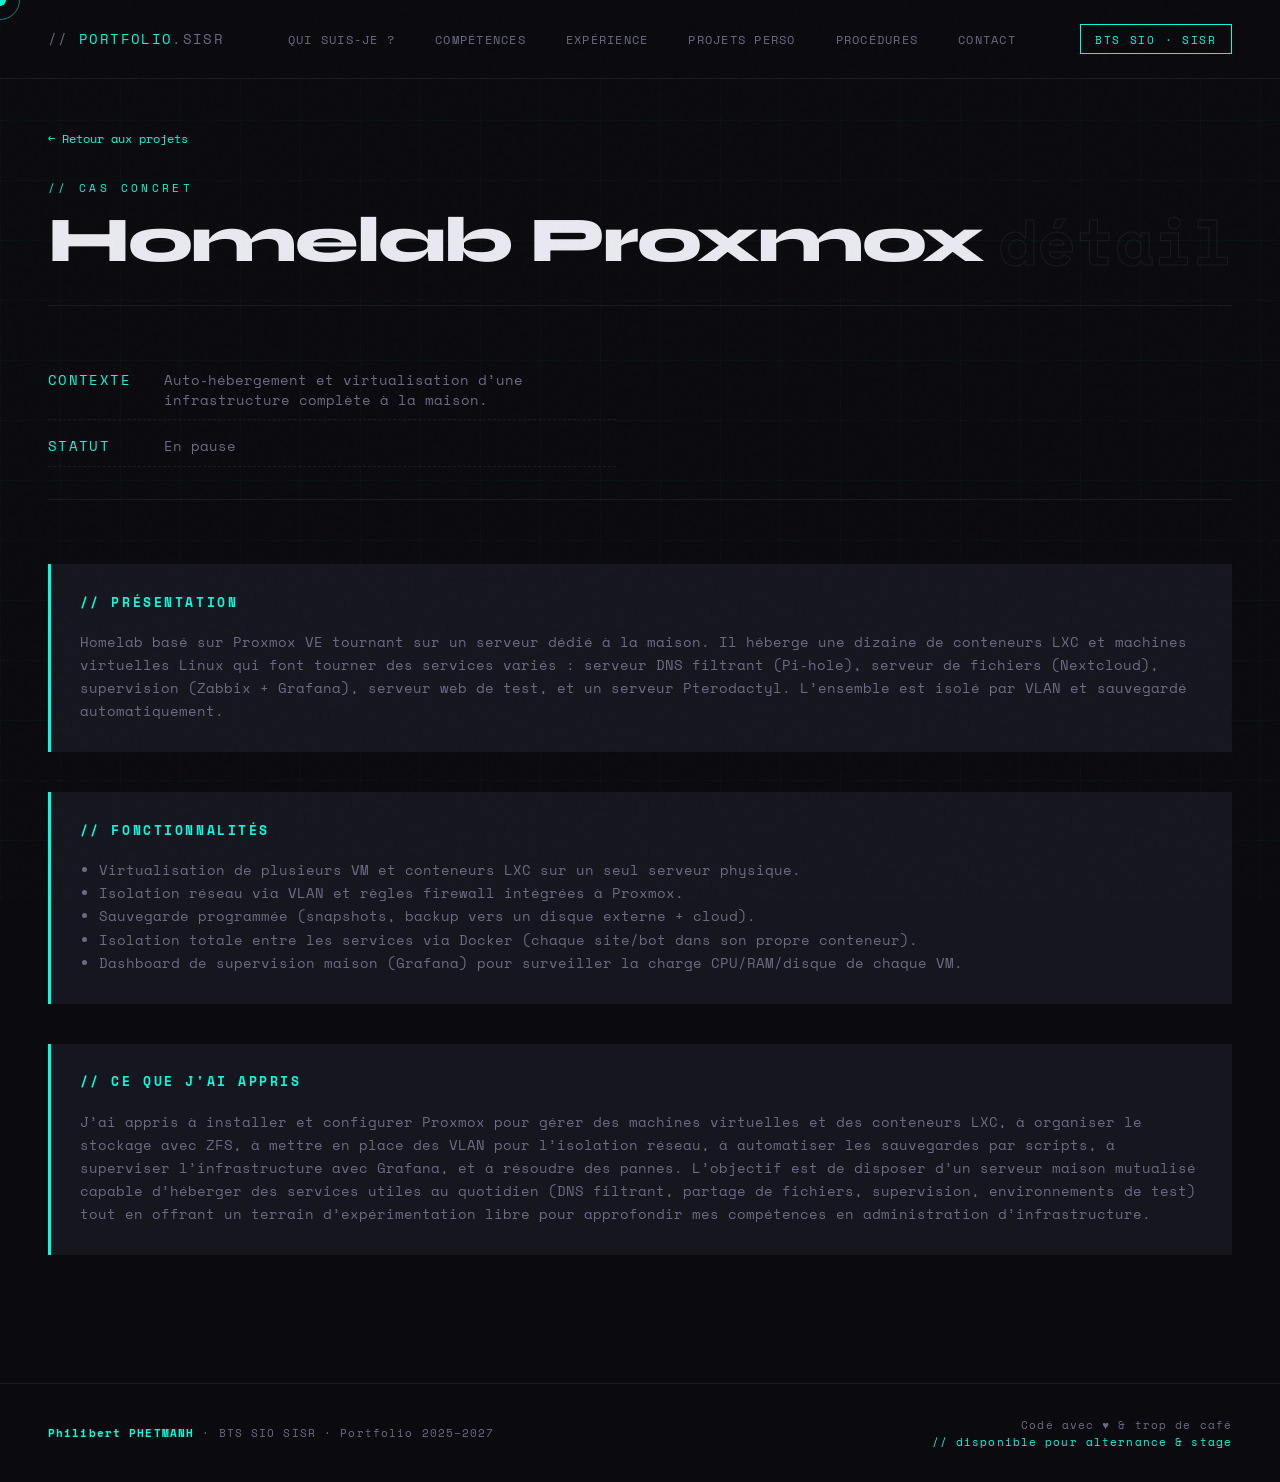
<file: projets/proxmox.html>
<!DOCTYPE html>
<html lang="fr">
<head>
  <meta charset="UTF-8"/>
  <meta name="viewport" content="width=device-width, initial-scale=1.0"/>
  <title>Pterodactyl · Philibert PHETMANH</title>
  <link rel="preconnect" href="https://fonts.googleapis.com"/>
  <link rel="preconnect" href="https://fonts.gstatic.com" crossorigin/>
  <link href="https://fonts.googleapis.com/css2?family=Space+Mono:ital,wght@0,400;0,700;1,400&family=Syne:wght@400;700;800;900&display=swap" rel="stylesheet"/>
  <link rel="stylesheet" href="../css/style.css"/>
  <style>
    /* styles spécifiques pour la page projet */
    .project-hero {
      display: grid;
      grid-template-columns: 1fr 1fr;
      gap: 3rem;
      margin-bottom: 4rem;
      padding-bottom: 2rem;
      border-bottom: 1px solid var(--border);
    }
    .project-meta {
      display: flex;
      flex-direction: column;
      gap: 1rem;
    }
    .meta-item {
      display: flex;
      gap: 1rem;
      font-family: var(--mono);
      font-size: 0.85rem;
      border-bottom: 1px dashed var(--border);
      padding-bottom: 0.6rem;
    }
    .meta-label {
      min-width: 100px;
      color: var(--accent);
      text-transform: uppercase;
      letter-spacing: 0.1em;
    }
    .meta-value {
      color: var(--muted);
    }
    .project-description {
      display: grid;
      gap: 2.5rem;
      margin-top: 2rem;
    }
    .desc-block {
      background: var(--card);
      border-left: 3px solid var(--accent);
      padding: 1.8rem;
    }
    .desc-block h3 {
      font-family: var(--mono);
      font-size: 0.8rem;
      color: var(--accent);
      letter-spacing: 0.2em;
      text-transform: uppercase;
      margin-bottom: 1.2rem;
    }
    .desc-block p, .desc-block ul {
      color: var(--muted);
      line-height: 1.7;
      font-family: var(--mono);
      font-size: 0.85rem;
    }
    .desc-block ul {
      padding-left: 1.2rem;
    }
    .tech-stack {
      display: flex;
      flex-wrap: wrap;
      gap: 0.8rem;
      margin: 1.5rem 0;
    }
    .back-link {
      display: inline-flex;
      align-items: center;
      gap: 0.5rem;
      font-family: var(--mono);
      font-size: 0.75rem;
      color: var(--accent);
      text-decoration: none;
      margin-bottom: 2rem;
      transition: gap 0.3s;
    }
    .back-link:hover {
      gap: 1rem;
    }
    @media (max-width: 800px) {
      .project-hero {
        grid-template-columns: 1fr;
        gap: 1.5rem;
      }
    }
  </style>
</head>
<body>

  <div id="cursor"></div>
  <div id="cursor-ring"></div>
  <div class="grid-bg"></div>

  <!-- NAVIGATION (identique aux autres pages) -->
  <nav>
    <a class="nav-logo" href="../index.html"><span>// </span>Portfolio<span>.sisr</span></a>
    <ul class="nav-links">
      <li><a href="../apropos-moi.html">Qui suis-je ?</a></li>
      <li><a href="../competences.html">Compétences</a></li>
      <li><a href="../experience.html">Expérience</a></li>
      <li><a href="../projets-perso.html">Projets perso</a></li>
      <li><a href="../procedures.html">Procédures</a></li>
      <li><a href="../contact.html">Contact</a></li>
    </ul>
    <div class="nav-badge">BTS SIO · SISR</div>
  </nav>

  <!-- CONTENU PRINCIPAL DU PROJET -->
  <section id="projet-detail">
    <!-- Lien retour -->
    <a href="../projets-perso.html" class="back-link reveal">← Retour aux projets</a>

    <div class="section-header reveal">
      <div>
        <div class="section-label">// Cas concret</div>
        <h1 class="section-title">Homelab Proxmox</h1>
      </div>
      <div class="section-count">détail</div>
    </div>

    <!-- Infos clés (période, contexte, rôle, statut) -->
    <div class="project-hero reveal">
      <div class="project-meta">
        <div class="meta-item"><span class="meta-label">Contexte</span><span class="meta-value">Auto‑hébergement et virtualisation d’une infrastructure complète à la maison.</span></div>
        <div class="meta-item"><span class="meta-label">Statut</span><span class="meta-value">En pause</span></div>
      </div>
    </div>

    <!-- Description, fonctionnalités, apprentissages -->
    <div class="project-description">
      <div class="desc-block reveal">
        <h3>// Présentation</h3>
        <p>
          Homelab basé sur Proxmox VE tournant sur un serveur dédié à la maison. 
          Il héberge une dizaine de conteneurs LXC et machines virtuelles Linux qui font tourner des services variés : serveur DNS filtrant (Pi‑hole), serveur de fichiers (Nextcloud), supervision (Zabbix + Grafana), serveur web de test, et un serveur Pterodactyl. 
          L’ensemble est isolé par VLAN et sauvegardé automatiquement.
        </p>
      </div>

      <div class="desc-block reveal">
        <h3>// Fonctionnalités</h3>
        <ul>
          <li>Virtualisation de plusieurs VM et conteneurs LXC sur un seul serveur physique.</li>
          <li>Isolation réseau via VLAN et règles firewall intégrées à Proxmox.</li>
          <li>Sauvegarde programmée (snapshots, backup vers un disque externe + cloud).</li>
          <li>Isolation totale entre les services via Docker (chaque site/bot dans son propre conteneur).</li>
          <li>Dashboard de supervision maison (Grafana) pour surveiller la charge CPU/RAM/disque de chaque VM.</li>
        </ul>
      </div>

      <div class="desc-block reveal">
        <h3>// Ce que j'ai appris</h3>
        <p>
          J’ai appris à installer et configurer Proxmox pour gérer des machines virtuelles et des conteneurs LXC, à organiser le stockage avec ZFS, à mettre en place des VLAN pour l’isolation réseau, à automatiser les sauvegardes par scripts, à superviser l’infrastructure avec Grafana, et à résoudre des pannes.
          L’objectif est de disposer d’un serveur maison mutualisé capable d’héberger des services utiles au quotidien (DNS filtrant, partage de fichiers, supervision, environnements de test) tout en offrant un terrain d’expérimentation libre pour approfondir mes compétences en administration d’infrastructure.
        </p>
      </div>
  </section>

  <!-- FOOTER -->
  <footer>
    <div class="footer-text"><strong>Philibert PHETMANH</strong> · BTS SIO SISR · Portfolio 2025–2027</div>
    <div class="footer-text" style="text-align:right">
      Codé avec ♥ &amp; trop de café<br/>
      <span style="color:var(--accent)">// disponible pour alternance &amp; stage</span>
    </div>
  </footer>

  <script src="../js/main.js"></script>
</body>
</html>
</file>
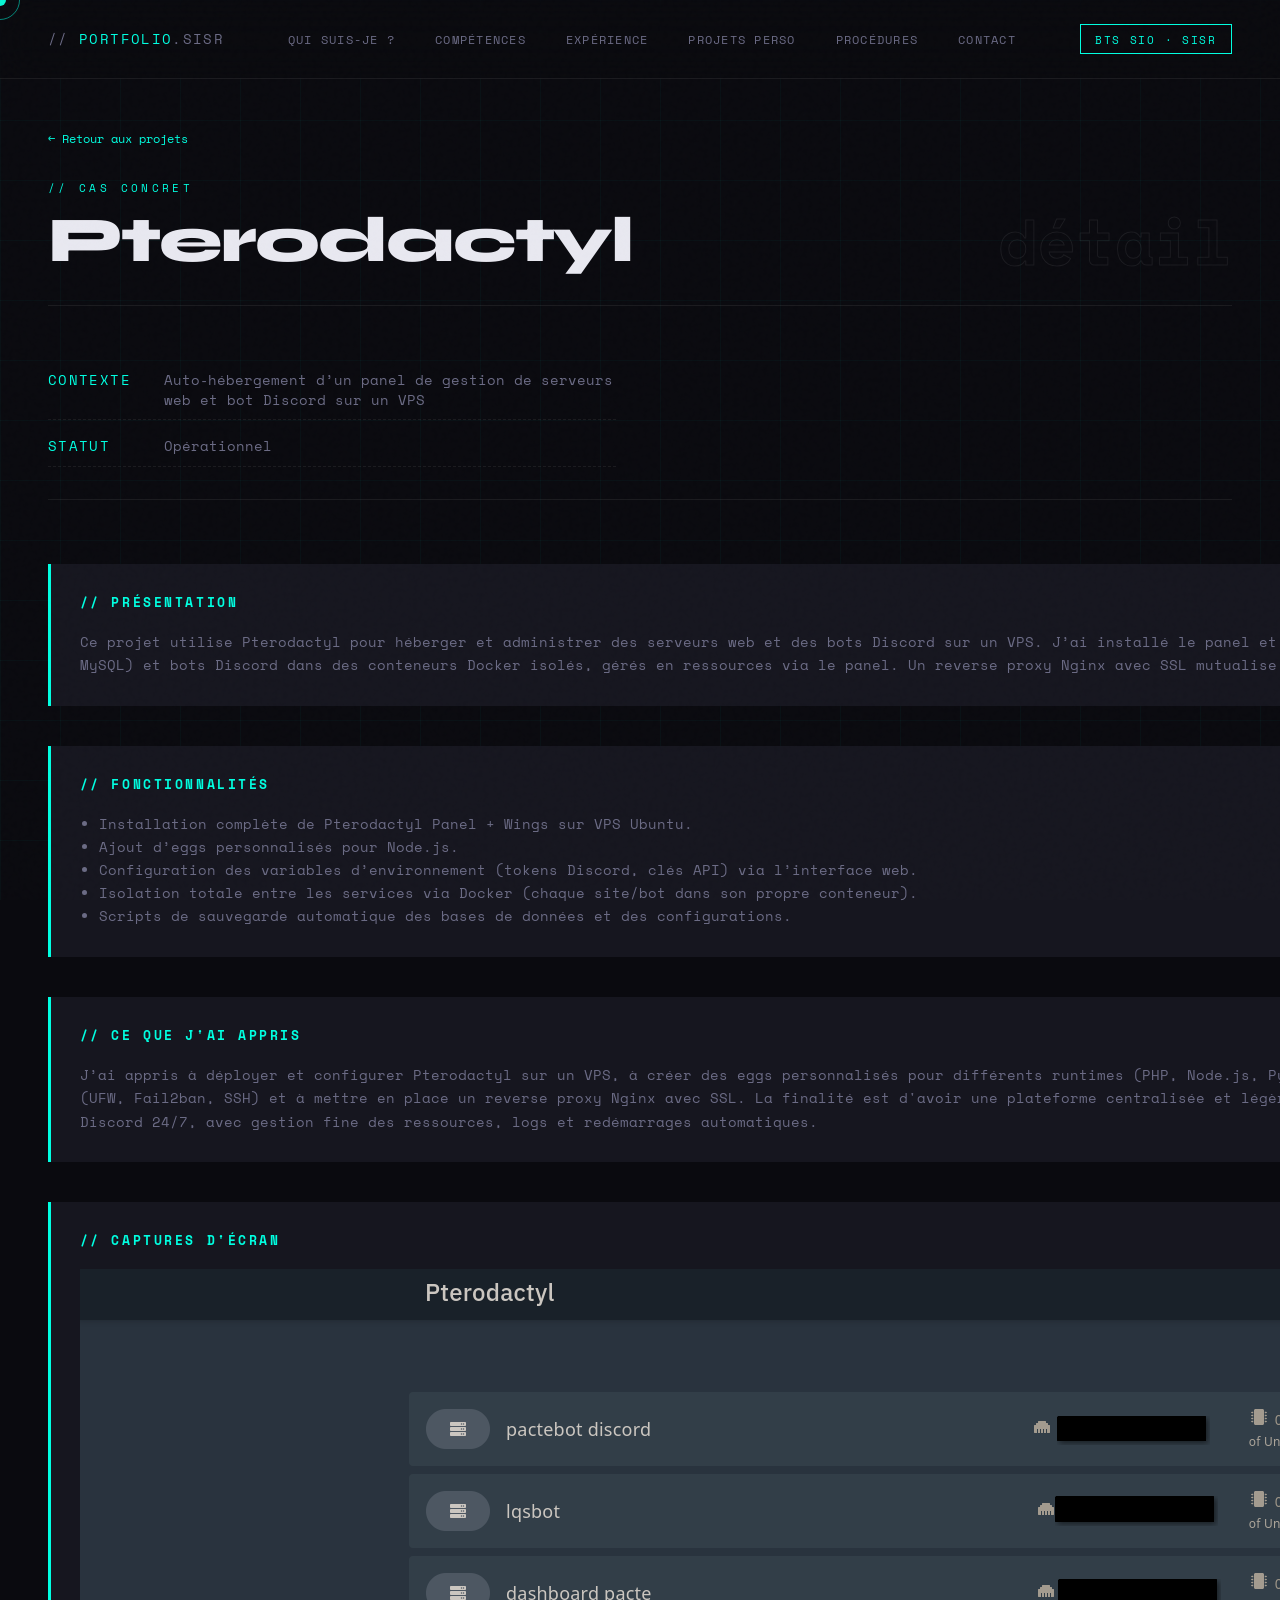
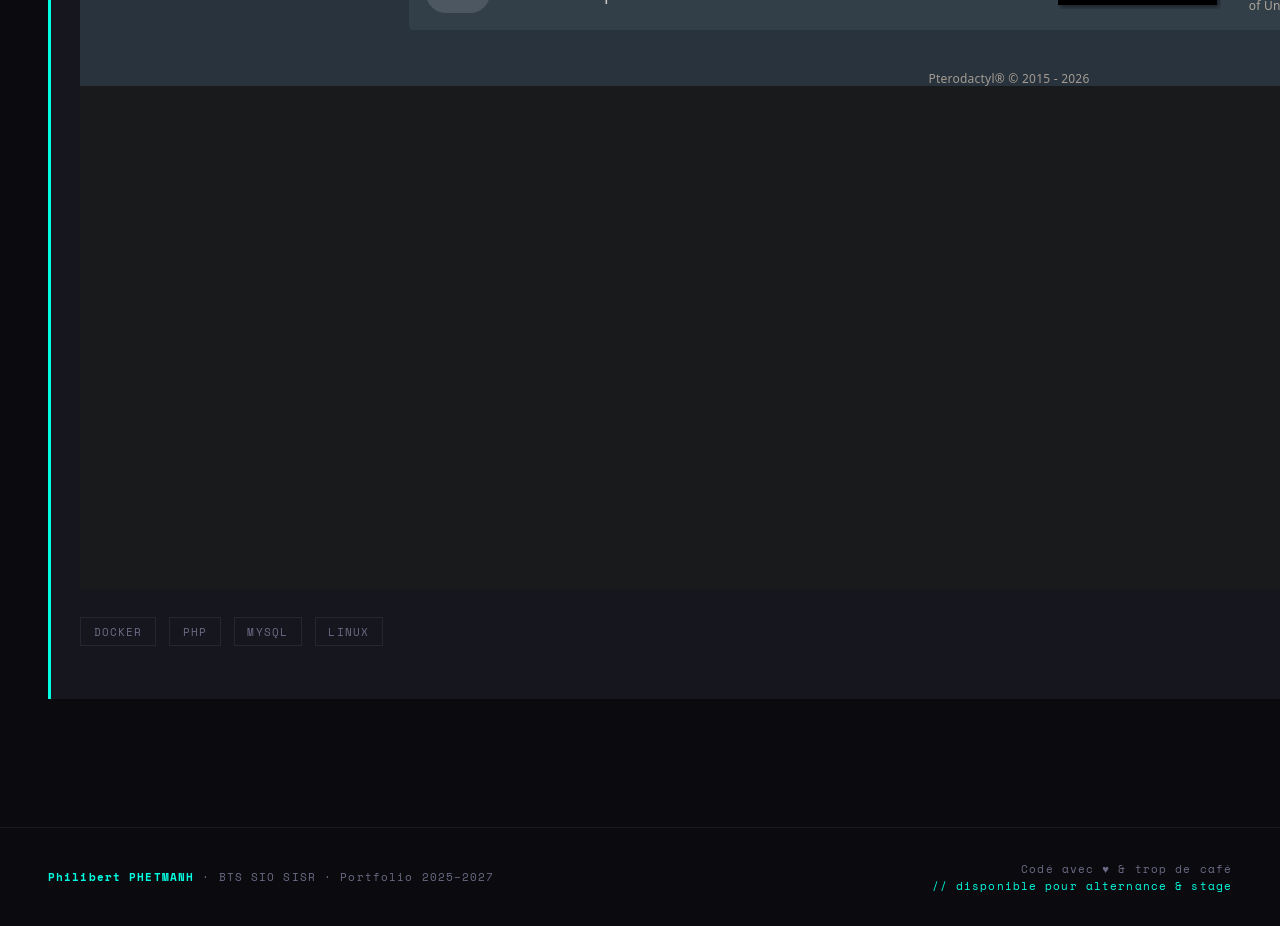
<file: projets/pterodactyl.html>
<!DOCTYPE html>
<html lang="fr">
<head>
  <meta charset="UTF-8"/>
  <meta name="viewport" content="width=device-width, initial-scale=1.0"/>
  <title>Pterodactyl · Philibert PHETMANH</title>
  <link rel="preconnect" href="https://fonts.googleapis.com"/>
  <link rel="preconnect" href="https://fonts.gstatic.com" crossorigin/>
  <link href="https://fonts.googleapis.com/css2?family=Space+Mono:ital,wght@0,400;0,700;1,400&family=Syne:wght@400;700;800;900&display=swap" rel="stylesheet"/>
  <link rel="stylesheet" href="../css/style.css"/>
  <style>
    /* styles spécifiques pour la page projet */
    .project-hero {
      display: grid;
      grid-template-columns: 1fr 1fr;
      gap: 3rem;
      margin-bottom: 4rem;
      padding-bottom: 2rem;
      border-bottom: 1px solid var(--border);
    }
    .project-meta {
      display: flex;
      flex-direction: column;
      gap: 1rem;
    }
    .meta-item {
      display: flex;
      gap: 1rem;
      font-family: var(--mono);
      font-size: 0.85rem;
      border-bottom: 1px dashed var(--border);
      padding-bottom: 0.6rem;
    }
    .meta-label {
      min-width: 100px;
      color: var(--accent);
      text-transform: uppercase;
      letter-spacing: 0.1em;
    }
    .meta-value {
      color: var(--muted);
    }
    .project-description {
      display: grid;
      gap: 2.5rem;
      margin-top: 2rem;
    }
    .desc-block {
      background: var(--card);
      border-left: 3px solid var(--accent);
      padding: 1.8rem;
    }
    .desc-block h3 {
      font-family: var(--mono);
      font-size: 0.8rem;
      color: var(--accent);
      letter-spacing: 0.2em;
      text-transform: uppercase;
      margin-bottom: 1.2rem;
    }
    .desc-block p, .desc-block ul {
      color: var(--muted);
      line-height: 1.7;
      font-family: var(--mono);
      font-size: 0.85rem;
    }
    .desc-block ul {
      padding-left: 1.2rem;
    }
    .tech-stack {
      display: flex;
      flex-wrap: wrap;
      gap: 0.8rem;
      margin: 1.5rem 0;
    }
    .back-link {
      display: inline-flex;
      align-items: center;
      gap: 0.5rem;
      font-family: var(--mono);
      font-size: 0.75rem;
      color: var(--accent);
      text-decoration: none;
      margin-bottom: 2rem;
      transition: gap 0.3s;
    }
    .back-link:hover {
      gap: 1rem;
    }
    @media (max-width: 800px) {
      .project-hero {
        grid-template-columns: 1fr;
        gap: 1.5rem;
      }
    }
  </style>
</head>
<body>

  <div id="cursor"></div>
  <div id="cursor-ring"></div>
  <div class="grid-bg"></div>

  <!-- NAVIGATION (identique aux autres pages) -->
  <nav>
    <a class="nav-logo" href="../index.html"><span>// </span>Portfolio<span>.sisr</span></a>
    <ul class="nav-links">
      <li><a href="../apropos-moi.html">Qui suis-je ?</a></li>
      <li><a href="../competences.html">Compétences</a></li>
      <li><a href="../experience.html">Expérience</a></li>
      <li><a href="../projets-perso.html">Projets perso</a></li>
      <li><a href="../procedures.html">Procédures</a></li>
      <li><a href="../contact.html">Contact</a></li>
    </ul>
    <div class="nav-badge">BTS SIO · SISR</div>
  </nav>

  <!-- CONTENU PRINCIPAL DU PROJET -->
  <section id="projet-detail">
    <!-- Lien retour -->
    <a href="../projets-perso.html" class="back-link reveal">← Retour aux projets</a>

    <div class="section-header reveal">
      <div>
        <div class="section-label">// Cas concret</div>
        <h1 class="section-title">Pterodactyl</h1>
      </div>
      <div class="section-count">détail</div>
    </div>

    <!-- Infos clés (période, contexte, rôle, statut) -->
    <div class="project-hero reveal">
      <div class="project-meta">
        <div class="meta-item"><span class="meta-label">Contexte</span><span class="meta-value">Auto‑hébergement d’un panel de gestion de serveurs web et bot Discord sur un VPS</span></div>
        <div class="meta-item"><span class="meta-label">Statut</span><span class="meta-value">Opérationnel</span></div>
      </div>
    </div>

    <!-- Description, fonctionnalités, apprentissages -->
    <div class="project-description">
      <div class="desc-block reveal">
        <h3>// Présentation</h3>
        <p>
          Ce projet utilise Pterodactyl pour héberger et administrer des serveurs web et des bots Discord sur un VPS. 
          J’ai installé le panel et j’exécute un site qui fait office de dashboard pour le bot (avec bases MySQL)
          et bots Discord dans des conteneurs Docker isolés, gérés en ressources via le 
          panel. Un reverse proxy Nginx avec SSL mutualise l’accès HTTP/HTTPS.
        </p>
      </div>

      <div class="desc-block reveal">
        <h3>// Fonctionnalités</h3>
        <ul>
          <li>Installation complète de Pterodactyl Panel + Wings sur VPS Ubuntu.</li>
          <li>Ajout d’eggs personnalisés pour Node.js.</li>
          <li>Configuration des variables d’environnement (tokens Discord, clés API) via l’interface web.</li>
          <li>Isolation totale entre les services via Docker (chaque site/bot dans son propre conteneur).</li>
          <li>Scripts de sauvegarde automatique des bases de données et des configurations.</li>
        </ul>
      </div>

      <div class="desc-block reveal">
        <h3>// Ce que j'ai appris</h3>
        <p>
          J’ai appris à déployer et configurer Pterodactyl sur un VPS, à créer des eggs personnalisés pour différents runtimes (PHP, Node.js, Python), à gérer l’isolation par conteneurs Docker, à sécuriser le serveur (UFW, Fail2ban, SSH) et à mettre en place un reverse proxy Nginx avec SSL.
          La finalité est d'avoir une plateforme centralisée et légère pour héberger et administrer facilement plusieurs services web et bots Discord 24/7, avec gestion fine des ressources, logs et redémarrages automatiques.
        </p>
      </div>

      <!-- Bloc technique supplémentaire (optionnel) -->
      <div class="desc-block reveal">
        <h3>// Captures d'écran</h3>
        <img src="../image/pterodactyl.png" alt="Capture d’écran du projet" class="project-screenshot">
        <div class="tech-stack">
          <span class="skill-tag">Docker</span>
          <span class="skill-tag">PHP</span>
          <span class="skill-tag">MySQL</span>
          <span class="skill-tag">Linux</span>
        </div>
      </div>
    </div>
  </section>

  <!-- FOOTER -->
  <footer>
    <div class="footer-text"><strong>Philibert PHETMANH</strong> · BTS SIO SISR · Portfolio 2025–2027</div>
    <div class="footer-text" style="text-align:right">
      Codé avec ♥ &amp; trop de café<br/>
      <span style="color:var(--accent)">// disponible pour alternance &amp; stage</span>
    </div>
  </footer>

  <script src="../js/main.js"></script>
</body>
</html>
</file>
<file: css/style.css>
/* ========================
   CSS VARIABLES & RESET
======================== */
:root {
  --bg: #0a0a0f;
  --surface: #111118;
  --card: #16161f;
  --border: rgba(255,255,255,0.07);
  --accent: #00ffe1;
  --accent2: #ff4d6d;
  --accent3: #7b61ff;
  --text: #e8e8f0;
  --muted: #6b6b85;
  --mono: 'Space Mono', monospace;
  --sans: 'Syne', sans-serif;
  --ease: cubic-bezier(0.23, 1, 0.32, 1);
}
#cursor,
#cursor-ring {
  position: fixed;
  z-index: 999999;
}

*, *::before, *::after { box-sizing: border-box; margin: 0; padding: 0; }
html { scroll-behavior: smooth; font-size: 16px; }
body {
  background: var(--bg);
  color: var(--text);
  font-family: var(--sans);
  overflow-x: hidden;
  cursor: none;
}
    .md-box {
  padding: 1rem 1.2rem;
  border-radius: 14px;
  margin: 1rem 0;
  border-left: 3px solid var(--accent);
  background: rgba(0, 255, 163, 0.05);
}

.md-warning {
  border-left-color: #ffb020;
  background: rgba(255, 176, 32, 0.08);
}

.md-danger {
  border-left-color: #ff4d4f;
  background: rgba(255, 77, 79, 0.08);
}

.md-success {
  border-left-color: #00ffa3;
}

.md-separator {
  height: 1px;
  background: linear-gradient(to right, transparent, var(--accent), transparent);
  margin: 2rem 0;
}

/* ========================
   EASTER EGG
======================== */
body.easter-active .orb,
body.easter-active .grid-bg,
body.easter-active .ticker,
body.easter-active .section-header,
body.easter-active .project-card,
body.easter-active .skill-category,
body.easter-active .stat-card,
body.easter-active .cert-badge,
body.easter-active .timeline-item,
body.easter-active .contact-link,
body.easter-active .hero-inner {
  transition: transform 0.08s linear !important;
  will-change: transform;
}
body.easter-active * { will-change: transform; }
body.easter-active .magnetic { transition: transform 0.06s linear !important; }

.orb, .grid-bg, .ticker, .section-header, .project-card,
.skill-category, .stat-card, .cert-badge, .timeline-item,
.contact-link, .hero-inner { transition: transform 0.35s ease; }

/* ========================
   CUSTOM CURSOR
======================== */
#cursor {
  position: fixed;
  width: 12px; height: 12px;
  background: var(--accent);
  border-radius: 50%;
  pointer-events: none;
  z-index: 9999;
  transform: translate(-50%, -50%);
  transition: transform 0.1s, width 0.3s var(--ease), height 0.3s var(--ease), background 0.3s;
  mix-blend-mode: difference;
}
#cursor-ring {
  position: fixed;
  width: 40px; height: 40px;
  border: 1px solid var(--accent);
  border-radius: 50%;
  pointer-events: none;
  z-index: 9998;
  transform: translate(-50%, -50%);
  transition: left 0.15s var(--ease), top 0.15s var(--ease),
              width 0.4s var(--ease), height 0.4s var(--ease), opacity 0.3s;
  opacity: 0.5;
}
body.hovering #cursor { width: 20px; height: 20px; background: var(--accent2); }
body.hovering #cursor-ring { width: 60px; height: 60px; opacity: 1; border-color: var(--accent2); }

/* ========================
   NOISE OVERLAY
======================== */
body::before {
  content: '';
  position: fixed; inset: 0;
  background-image: url("data:image/svg+xml,%3Csvg viewBox='0 0 200 200' xmlns='http://www.w3.org/2000/svg'%3E%3Cfilter id='n'%3E%3CfeTurbulence type='fractalNoise' baseFrequency='0.9' numOctaves='4' stitchTiles='stitch'/%3E%3C/filter%3E%3Crect width='100%25' height='100%25' filter='url(%23n)' opacity='0.04'/%3E%3C/svg%3E");
  pointer-events: none;
  z-index: 9990;
  opacity: 0.4;
}

/* ========================
   GRID BACKGROUND
======================== */
.grid-bg {
  position: fixed; inset: 0; z-index: 0;
  background-image:
    linear-gradient(rgba(0,255,225,0.03) 1px, transparent 1px),
    linear-gradient(90deg, rgba(0,255,225,0.03) 1px, transparent 1px);
  background-size: 60px 60px;
  pointer-events: none;
}

/* ========================
   NAVIGATION
======================== */
nav {
  position: fixed; top: 0; left: 0; right: 0;
  z-index: 100;
  padding: 1.5rem 3rem;
  display: flex; align-items: center; justify-content: space-between;
  backdrop-filter: blur(20px);
  background: rgba(10,10,15,0.7);
  border-bottom: 1px solid var(--border);
}
.nav-logo {
  font-family: var(--mono);
  font-size: 0.85rem;
  color: var(--accent);
  letter-spacing: 0.1em;
  text-transform: uppercase;
  text-decoration: none;
}
.nav-logo span { color: var(--muted); }

.nav-links { display: flex; gap: 2.5rem; list-style: none; }
.nav-links a {
  font-family: var(--mono);
  font-size: 0.78rem;
  color: var(--muted);
  text-decoration: none;
  text-transform: uppercase;
  letter-spacing: 0.1em;
  transition: color 0.3s;
  position: relative;
}
.nav-links a::after {
  content: '';
  position: absolute; bottom: -4px; left: 0; right: 0;
  height: 1px;
  background: var(--accent);
  transform: scaleX(0);
  transition: transform 0.3s var(--ease);
}
.nav-links a:hover,
.nav-links a.active { color: var(--accent); }
.nav-links a:hover::after,
.nav-links a.active::after { transform: scaleX(1); }

.nav-badge {
  font-family: var(--mono);
  font-size: 0.7rem;
  padding: 0.35rem 0.9rem;
  border: 1px solid var(--accent);
  color: var(--accent);
  text-transform: uppercase;
  letter-spacing: 0.15em;
  animation: pulse-border 2s infinite;
}
@keyframes pulse-border {
  0%, 100% { box-shadow: 0 0 0 0 rgba(0,255,225,0.3); }
  50% { box-shadow: 0 0 0 6px rgba(0,255,225,0); }
}

/* ========================
   SECTIONS COMMON
======================== */
section {
  position: relative; z-index: 1;
  padding: 8rem 3rem;
}
.section-header {
  display: flex; align-items: flex-end; justify-content: space-between;
  margin-bottom: 4rem;
  padding-bottom: 2rem;
  border-bottom: 1px solid var(--border);
}
.section-label {
  font-family: var(--mono);
  font-size: 0.7rem;
  color: var(--accent);
  letter-spacing: 0.3em;
  text-transform: uppercase;
  margin-bottom: 0.8rem;
}
.section-title {
  font-size: clamp(2.5rem, 5vw, 4rem);
  font-weight: 900;
  letter-spacing: -0.03em;
  line-height: 1;
}
.section-count {
  font-family: var(--mono);
  font-size: 4rem;
  font-weight: 700;
  color: transparent;
  -webkit-text-stroke: 1px var(--border);
  line-height: 1;
}

@keyframes fadeUp {
  from { opacity: 0; transform: translateY(40px); }
  to   { opacity: 1; transform: translateY(0); }
}

/* Reveal on scroll */
.reveal {
  opacity: 0;
  transform: translateY(40px);
  transition: opacity 0.8s var(--ease), transform 0.8s var(--ease);
}
.reveal.visible { opacity: 1; transform: translateY(0); }

/* ========================
   FOOTER
======================== */
footer {
  position: relative; z-index: 1;
  padding: 2rem 3rem;
  border-top: 1px solid var(--border);
  display: flex;
  align-items: center;
  justify-content: space-between;
}
.footer-text {
  font-family: var(--mono);
  font-size: 0.7rem;
  color: var(--muted);
  letter-spacing: 0.1em;
}
.footer-text strong { color: var(--accent); }

/* ========================
   HERO
======================== */
#hero {
  position: relative; z-index: 1;
  min-height: 100vh;
  display: flex; align-items: center;
  padding: 0 3rem;
  overflow: hidden;
}
.hero-inner { max-width: 900px; padding-top: 6rem; }

.hero-label {
  font-family: var(--mono);
  font-size: 0.75rem;
  color: var(--accent);
  letter-spacing: 0.3em;
  text-transform: uppercase;
  margin-bottom: 2rem;
  opacity: 0;
  animation: fadeUp 0.8s var(--ease) 0.3s forwards;
  display: flex; align-items: center; gap: 1rem;
}
.hero-label::before {
  content: '';
  display: inline-block;
  width: 40px; height: 1px;
  background: var(--accent);
}
.hero-name {
  font-size: clamp(3.5rem, 9vw, 8rem);
  font-weight: 900;
  line-height: 0.95;
  letter-spacing: -0.03em;
  opacity: 0;
  animation: fadeUp 0.9s var(--ease) 0.5s forwards;
}
.hero-name .line { display: block; overflow: visible; }
.hero-name .highlight {
  color: transparent;
  -webkit-text-stroke: 1px var(--accent);
  transition: color 0.4s;
}
.hero-name:hover .highlight { color: var(--accent); }

.hero-sub {
  margin-top: 2rem;
  font-family: var(--mono);
  font-size: 1rem;
  color: var(--muted);
  line-height: 1.7;
  max-width: 520px;
  opacity: 0;
  animation: fadeUp 0.9s var(--ease) 0.7s forwards;
}
.hero-sub strong { color: var(--text); }

.hero-cta {
  margin-top: 3rem;
  display: flex; gap: 1.5rem; flex-wrap: wrap;
  opacity: 0;
  animation: fadeUp 0.9s var(--ease) 0.9s forwards;
}
.btn {
  font-family: var(--mono);
  font-size: 0.78rem;
  letter-spacing: 0.15em;
  text-transform: uppercase;
  text-decoration: none;
  padding: 1rem 2.2rem;
  transition: all 0.3s var(--ease);
  display: inline-flex; align-items: center; gap: 0.6rem;
}
.btn-primary { background: var(--accent); color: var(--bg); font-weight: 700; }
.btn-primary:hover {
  background: transparent;
  color: var(--accent);
  box-shadow: inset 0 0 0 1px var(--accent), 0 0 30px rgba(0,255,225,0.2);
}
.btn-ghost { border: 1px solid var(--border); color: var(--muted); }
.btn-ghost:hover { border-color: var(--text); color: var(--text); }

/* Orbs */
.orb {
  position: absolute;
  border-radius: 50%;
  filter: blur(80px);
  pointer-events: none;
  opacity: 0.15;
  animation: float 8s ease-in-out infinite;
}
.orb-1 { width:500px; height:500px; background:var(--accent3); top:-100px; right:-100px; animation-delay:0s; }
.orb-2 { width:300px; height:300px; background:var(--accent2); bottom:0; right:30%; animation-delay:3s; }
@keyframes float {
  0%, 100% { transform: translateY(0) scale(1); }
  50% { transform: translateY(-30px) scale(1.05); }
}

/* Ticker */
.ticker {
  position: absolute; bottom: 0; left: 0; right: 0;
  height: 48px;
  border-top: 1px solid var(--border);
  overflow: hidden;
  display: flex; align-items: center;
}
.ticker-track {
  display: flex; gap: 4rem;
  animation: ticker 20s linear infinite;
  white-space: nowrap;
}
.ticker-item {
  font-family: var(--mono);
  font-size: 0.7rem;
  color: var(--muted);
  letter-spacing: 0.2em;
  text-transform: uppercase;
  display: flex; align-items: center; gap: 1rem;
}
.ticker-item::before { content:'◆'; color:var(--accent); font-size:0.5rem; }
@keyframes ticker {
  0%   { transform: translateX(0); }
  100% { transform: translateX(-50%); }
}

/* ========================
   ABOUT (profil)
======================== */
#about { background: var(--surface); }
.about-grid { display:grid; grid-template-columns:1fr 1fr; gap:5rem; align-items:center; }
.about-text p { font-family:var(--mono); font-size:0.9rem; color:var(--muted); line-height:1.9; margin-bottom:1.5rem; }
.about-text p strong { color:var(--accent); font-weight:400; }
.about-stats { display:grid; grid-template-columns:1fr 1fr; gap:1.5rem; }
.stat-card {
  padding:2rem; border:1px solid var(--border); background:var(--card);
  position:relative; overflow:hidden; transition:border-color 0.3s;
}
.stat-card::before {
  content:''; position:absolute; inset:0;
  background:linear-gradient(135deg, rgba(0,255,225,0.05), transparent);
  opacity:0; transition:opacity 0.3s;
}
.stat-card:hover { border-color:rgba(0,255,225,0.3); }
.stat-card:hover::before { opacity:1; }
.stat-num { font-size:2.5rem; font-weight:900; color:var(--accent); line-height:1; margin-bottom:0.5rem; }
.stat-label { font-family:var(--mono); font-size:0.72rem; color:var(--muted); text-transform:uppercase; letter-spacing:0.15em; }

.badges-row { display:flex; flex-wrap:wrap; gap:1rem; margin-top:2rem; }
.cert-badge {
  display:flex; align-items:center; gap:0.8rem;
  padding:0.8rem 1.5rem;
  border:1px solid var(--border); background:var(--card);
  transition:all 0.3s;
}
.cert-badge:hover { border-color:var(--accent); }
.cert-icon { font-size:1.2rem; }
.cert-info { line-height:1.3; }
.cert-name { font-size:0.8rem; font-weight:700; display:block; }
.cert-date { font-family:var(--mono); font-size:0.65rem; color:var(--muted); letter-spacing:0.1em; }

/* ========================
   À PROPOS DE MOI (loisirs)
======================== */
#apropos-moi { background: var(--bg); }

.apropos-intro {
  display: grid;
  grid-template-columns: 1fr 2fr;
  gap: 5rem;
  align-items: start;
  margin-bottom: 5rem;
}
.apropos-avatar {
  display: flex;
  flex-direction: column;
  align-items: center;
  gap: 1.5rem;
}
.avatar-circle {
  width: 200px; height: 200px;
  border-radius: 50%;
  border: 2px solid var(--accent);
  display: flex; align-items: center; justify-content: center;
  font-size: 5rem;
  background: var(--card);
  position: relative;
  overflow: hidden;
  box-shadow: 0 0 60px rgba(0,255,225,0.15);
  animation: float 6s ease-in-out infinite;
}
.avatar-circle::after {
  content: '';
  position: absolute; inset: 0;
  background: linear-gradient(135deg, rgba(0,255,225,0.1), transparent);
}
.avatar-name {
  font-size: 1.1rem;
  font-weight: 900;
  letter-spacing: -0.02em;
  text-align: center;
}
.avatar-role {
  font-family: var(--mono);
  font-size: 0.72rem;
  color: var(--accent);
  letter-spacing: 0.2em;
  text-transform: uppercase;
  text-align: center;
}
.apropos-bio p {
  font-family: var(--mono);
  font-size: 0.9rem;
  color: var(--muted);
  line-height: 1.9;
  margin-bottom: 1.5rem;
}
.apropos-bio p strong { color: var(--accent); font-weight: 400; }
.apropos-bio p em { color: var(--text); font-style: normal; }

/* Hobbies grid */
.hobbies-title {
  font-family: var(--mono);
  font-size: 0.7rem;
  color: var(--accent);
  letter-spacing: 0.3em;
  text-transform: uppercase;
  margin-bottom: 2rem;
  display: flex; align-items: center; gap: 1rem;
}
.hobbies-title::after {
  content: '';
  flex: 1;
  height: 1px;
  background: var(--border);
}
.hobbies-grid {
  display: grid;
  grid-template-columns: repeat(auto-fit, minmax(220px, 1fr));
  gap: 1.5rem;
}
.hobby-card {
  padding: 2rem;
  border: 1px solid var(--border);
  background: var(--card);
  position: relative;
  overflow: hidden;
  transition: transform 0.4s var(--ease), border-color 0.3s;
}
.hobby-card::before {
  content: '';
  position: absolute; top: 0; right: 0;
  width: 60px; height: 60px;
  border-radius: 50%;
  filter: blur(30px);
  opacity: 0;
  transition: opacity 0.4s;
}
.hobby-card:nth-child(1)::before { background: var(--accent); }
.hobby-card:nth-child(2)::before { background: var(--accent2); }
.hobby-card:nth-child(3)::before { background: var(--accent3); }
.hobby-card:nth-child(4)::before { background: #ffd93d; }
.hobby-card:nth-child(5)::before { background: var(--accent); }
.hobby-card:nth-child(6)::before { background: var(--accent2); }

.hobby-card:hover { transform: translateY(-6px); border-color: rgba(0,255,225,0.25); }
.hobby-card:hover::before { opacity: 0.4; }

.hobby-emoji { font-size: 2.5rem; display: block; margin-bottom: 1rem; }
.hobby-name {
  font-size: 1rem;
  font-weight: 800;
  margin-bottom: 0.5rem;
  letter-spacing: -0.01em;
}
.hobby-desc {
  font-family: var(--mono);
  font-size: 0.75rem;
  color: var(--muted);
  line-height: 1.7;
}
.hobby-level {
  display: inline-block;
  margin-top: 1rem;
  font-family: var(--mono);
  font-size: 0.62rem;
  padding: 0.2rem 0.7rem;
  background: rgba(0,255,225,0.08);
  border: 1px solid rgba(0,255,225,0.15);
  color: var(--accent);
  text-transform: uppercase;
  letter-spacing: 0.15em;
}

/* Valeurs */
.values-row {
  display: flex;
  gap: 1rem;
  flex-wrap: wrap;
  margin-top: 4rem;
}
.value-pill {
  font-family: var(--mono);
  font-size: 0.75rem;
  padding: 0.6rem 1.4rem;
  border: 1px solid var(--border);
  color: var(--muted);
  text-transform: uppercase;
  letter-spacing: 0.15em;
  transition: all 0.3s;
  background: var(--card);
}
.value-pill:hover {
  border-color: var(--accent);
  color: var(--accent);
  background: rgba(0,255,225,0.05);
}

/* Fun facts terminal */
.terminal-box {
  margin-top: 4rem;
  background: var(--card);
  border: 1px solid var(--border);
  overflow: hidden;
}
.terminal-bar {
  padding: 0.8rem 1.2rem;
  background: rgba(255,255,255,0.04);
  border-bottom: 1px solid var(--border);
  display: flex; align-items: center; gap: 0.5rem;
}
.terminal-dot {
  width: 10px; height: 10px;
  border-radius: 50%;
}
.terminal-dot:nth-child(1) { background: var(--accent2); }
.terminal-dot:nth-child(2) { background: #ffd93d; }
.terminal-dot:nth-child(3) { background: #00d26a; }
.terminal-title {
  font-family: var(--mono);
  font-size: 0.65rem;
  color: var(--muted);
  letter-spacing: 0.15em;
  margin-left: 0.5rem;
}
.terminal-body {
  padding: 2rem;
}
.terminal-line {
  font-family: var(--mono);
  font-size: 0.8rem;
  line-height: 2;
  color: var(--muted);
}
.terminal-line .prompt { color: var(--accent); }
.terminal-line .cmd { color: var(--text); }
.terminal-line .out { color: var(--muted); padding-left: 1.5rem; display: block; }

/* ========================
   COMPÉTENCES
======================== */
.skills-grid { display:grid; grid-template-columns:repeat(auto-fit, minmax(280px, 1fr)); gap:1.5rem; }
.skill-category {
  padding:2.5rem; border:1px solid var(--border); background:var(--card);
  position:relative; overflow:hidden; transition:transform 0.4s var(--ease), border-color 0.3s;
}
.skill-category::after {
  content:''; position:absolute; top:0; left:0;
  width:3px; height:0; background:var(--accent); transition:height 0.5s var(--ease);
}
.skill-category:hover { transform:translateY(-6px); border-color:rgba(0,255,225,0.2); }
.skill-category:hover::after { height:100%; }
.skill-cat-icon { font-size:2rem; margin-bottom:1.5rem; display:block; }
.skill-cat-title { font-size:1rem; font-weight:800; text-transform:uppercase; letter-spacing:0.05em; margin-bottom:1.5rem; }
.skill-tags { display:flex; flex-wrap:wrap; gap:0.6rem; }
.skill-tag {
  font-family:var(--mono); font-size:0.7rem;
  padding:0.3rem 0.8rem;
  border:1px solid var(--border); color:var(--muted);
  text-transform:uppercase; letter-spacing:0.1em; transition:all 0.3s;
}
.skill-tag:hover { border-color:var(--accent); color:var(--accent); background:rgba(0,255,225,0.05); }

.skill-bars { margin-top:3rem; }
.skill-bar-item { margin-bottom:1.5rem; }
.skill-bar-header {
  display:flex; justify-content:space-between;
  font-family:var(--mono); font-size:0.75rem; color:var(--muted);
  margin-bottom:0.5rem; text-transform:uppercase; letter-spacing:0.1em;
}
.skill-bar-track { height:2px; background:var(--border); position:relative; overflow:hidden; }
.skill-bar-fill {
  position:absolute; top:0; left:0; bottom:0;
  background:var(--accent); width:0;
  transition:width 1.5s var(--ease);
  box-shadow:0 0 10px rgba(0,255,225,0.5);
}
.skill-bar-fill.animate { width:var(--w); }

/* ========================
   PROJETS
======================== */
#projets { background: var(--surface); }
.projects-grid { display:grid; grid-template-columns:repeat(12, 1fr); gap:1.5rem; }
.project-card {
  background:var(--card); border:1px solid var(--border);
  padding:2.5rem; position:relative; overflow:hidden;
  transition:transform 0.4s var(--ease), border-color 0.3s; cursor:none;
}
.project-card:nth-child(1) { grid-column:span 8; }
.project-card:nth-child(2) { grid-column:span 4; }
.project-card:nth-child(3) { grid-column:span 4; }
.project-card:nth-child(4) { grid-column:span 8; }
.project-card::before {
  content:''; position:absolute; inset:0;
  background:linear-gradient(135deg, rgba(123,97,255,0.08), transparent 60%);
  opacity:0; transition:opacity 0.4s;
}
.project-card:hover { transform:translateY(-4px); border-color:rgba(123,97,255,0.3); }
.project-card:hover::before { opacity:1; }
.project-num { font-family:var(--mono); font-size:0.65rem; color:var(--accent3); letter-spacing:0.2em; text-transform:uppercase; margin-bottom:1.5rem; }
.project-title { font-size:1.5rem; font-weight:800; letter-spacing:-0.02em; margin-bottom:1rem; line-height:1.2; }
.project-desc { font-family:var(--mono); font-size:0.8rem; color:var(--muted); line-height:1.8; margin-bottom:2rem; }
.project-tech { display:flex; flex-wrap:wrap; gap:0.5rem; margin-bottom:2rem; }
.tech-pill {
  font-family:var(--mono); font-size:0.65rem;
  padding:0.25rem 0.7rem;
  background:rgba(123,97,255,0.1); border:1px solid rgba(123,97,255,0.2);
  color:var(--accent3); text-transform:uppercase; letter-spacing:0.1em;
}
.project-link {
  font-family:var(--mono); font-size:0.72rem; color:var(--muted);
  text-decoration:none; text-transform:uppercase; letter-spacing:0.15em;
  display:inline-flex; align-items:center; gap:0.5rem; transition:color 0.3s;
}
.project-link::after { content:'→'; transition:transform 0.3s; }
.project-link:hover { color:var(--text); }
.project-link:hover::after { transform:translateX(5px); }

/* ========================
   BASE COMMUNE DES PROJETS
======================== */
.projects-grid {
  display: grid;
  grid-template-columns: repeat(12, 1fr);
  gap: 1.5rem;
}

.project-card {
  background: var(--card);
  border: 1px solid var(--border);
  padding: 2.5rem;
  position: relative;
  overflow: hidden;
  transition: transform 0.4s var(--ease), border-color 0.3s;
  cursor: none;
}

.project-card:nth-child(1) { grid-column: span 8; }
.project-card:nth-child(2) { grid-column: span 4; }
.project-card:nth-child(3) { grid-column: span 4; }
.project-card:nth-child(4) { grid-column: span 8; }

.project-card::before {
  content: '';
  position: absolute;
  inset: 0;
  opacity: 0;
  transition: opacity 0.4s;
}

.project-card:hover {
  transform: translateY(-4px);
}

.project-card:hover::before {
  opacity: 1;
}

.project-num {
  font-family: var(--mono);
  font-size: 0.65rem;
  letter-spacing: 0.2em;
  text-transform: uppercase;
  margin-bottom: 1.5rem;
}

.project-title {
  font-size: 1.5rem;
  font-weight: 800;
  letter-spacing: -0.02em;
  margin-bottom: 1rem;
  line-height: 1.2;
}

.project-desc {
  font-family: var(--mono);
  font-size: 0.8rem;
  color: var(--muted);
  line-height: 1.8;
  margin-bottom: 2rem;
}

.project-tech {
  display: flex;
  flex-wrap: wrap;
  gap: 0.5rem;
  margin-bottom: 2rem;
}

.tech-pill {
  font-family: var(--mono);
  font-size: 0.65rem;
  padding: 0.25rem 0.7rem;
  text-transform: uppercase;
  letter-spacing: 0.1em;
  border-radius: 999px;
}

.project-link {
  font-family: var(--mono);
  font-size: 0.72rem;
  color: var(--muted);
  text-decoration: none;
  text-transform: uppercase;
  letter-spacing: 0.15em;
  display: inline-flex;
  align-items: center;
  gap: 0.5rem;
  transition: color 0.3s;
}

.project-link::after {
  content: '→';
  transition: transform 0.3s;
}

.project-link:hover {
  color: var(--text);
}

.project-link:hover::after {
  transform: translateX(5px);
}

/* ========================
   PROJETS PERSO
======================== */
#projets {
  background: var(--surface);
}

.project-card--perso::before {
  background: linear-gradient(135deg, rgba(123, 97, 255, 0.08), transparent 60%);
}

.project-card--perso:hover {
  border-color: rgba(123, 97, 255, 0.3);
}

.project-card--perso .project-num {
  color: var(--accent3);
}

.project-card--perso .tech-pill {
  background: rgba(123, 97, 255, 0.1);
  border: 1px solid rgba(123, 97, 255, 0.2);
  color: var(--accent3);
}

/* ========================
   PROJETS ÉCOLE
======================== */
#projetschool {
  background: rgba(190, 236, 9, 0.03);
}

.project-card--school::before {
  background: linear-gradient(135deg, rgba(190, 236, 9, 0.08), transparent 60%);
}

.project-card--school:hover {
  border-color: rgba(190, 236, 9, 0.3);
}

.project-card--school .project-num {
  color: rgb(190, 236, 9);
}

.project-card--school .tech-pill {
  background: rgba(190, 236, 9, 0.1);
  border: 1px solid rgba(190, 236, 9, 0.2);
  color: rgb(190, 236, 9);
}

/* ========================
   RESPONSIVE
======================== */
@media (max-width: 900px) {
  nav { padding: 1.2rem 1.5rem; }
  .nav-links { display: none; }
  section { padding: 5rem 1.5rem; }
  #hero { padding: 0 1.5rem; }
  .about-grid, .apropos-intro { grid-template-columns: 1fr; gap: 3rem; }
  .projects-grid { grid-template-columns: 1fr; }
  .project-card:nth-child(n) { grid-column: span 1; }
  footer { flex-direction: column; gap: 1rem; text-align: center; }
  .section-header { flex-direction: column; align-items: flex-start; gap: 0.5rem; }
  .hobbies-grid { grid-template-columns: repeat(2, 1fr); }
}
@media (max-width: 600px) {
  .hobbies-grid { grid-template-columns: 1fr; }
}


/* ========================
   PROCEDURES PAGE
======================== */
#procedures-page {
  background: rgba(255,255,255,0.01);
}

.procedures-hero {
  display: grid;
  grid-template-columns: minmax(0, 1.3fr) minmax(320px, 0.9fr);
  gap: 2rem;
  align-items: start;
  margin-bottom: 4rem;
}

.procedures-hero__desc {
  margin-top: 1.4rem;
  max-width: 780px;
  font-family: var(--mono);
  font-size: 0.9rem;
  line-height: 1.9;
  color: var(--muted);
}

.procedures-hero__desc code {
  font-family: var(--mono);
  color: var(--accent);
}

.procedures-sections {
  display: grid;
  gap: 2rem;
}

.procedure-category {
  background: var(--card);
  border: 1px solid var(--border);
  padding: 2rem;
  position: relative;
  overflow: hidden;
}

.procedure-category::before {
  content: '';
  position: absolute;
  top: 0;
  left: 0;
  width: 3px;
  height: 100%;
  background: linear-gradient(180deg, var(--accent), transparent);
  opacity: 0.8;
}

.procedure-category__header {
  display: flex;
  align-items: flex-end;
  justify-content: space-between;
  gap: 1rem;
  margin-bottom: 1.6rem;
  padding-bottom: 1rem;
  border-bottom: 1px solid var(--border);
}

.procedure-category__title {
  font-size: clamp(1.5rem, 2.2vw, 2.2rem);
  font-weight: 800;
  letter-spacing: -0.02em;
  line-height: 1.1;
}

.procedure-category__count {
  font-family: var(--mono);
  color: var(--accent);
  letter-spacing: 0.12em;
  text-transform: uppercase;
  font-size: 0.72rem;
}

.procedure-grid {
  display: grid;
  grid-template-columns: repeat(auto-fit, minmax(240px, 1fr));
  gap: 1rem;
}

.procedure-card {
  text-align: left;
  background: rgba(255,255,255,0.02);
  border: 1px solid var(--border);
  padding: 1.3rem;
  min-height: 190px;
  display: grid;
  gap: 1rem;
  align-content: start;
  transition: transform 0.35s var(--ease), border-color 0.35s var(--ease), background 0.35s var(--ease), box-shadow 0.35s var(--ease);
  cursor: pointer;
  position: relative;
  overflow: hidden;
}

.procedure-card::before {
  content: '';
  position: absolute;
  inset: 0;
  background: linear-gradient(135deg, rgba(0,255,225,0.08), transparent 65%);
  opacity: 0;
  transition: opacity 0.35s var(--ease);
}

.procedure-card:hover {
  transform: translateY(-5px);
  border-color: rgba(0,255,225,0.28);
  background: rgba(255,255,255,0.03);
  box-shadow: 0 18px 44px rgba(0,0,0,0.25);
}

.procedure-card:hover::before {
  opacity: 1;
}

.procedure-card > * {
  position: relative;
  z-index: 1;
}

.procedure-card__top {
  display: flex;
  justify-content: space-between;
  align-items: center;
  gap: 1rem;
}

.procedure-card__number {
  font-family: var(--mono);
  font-size: 0.72rem;
  color: var(--accent2);
  letter-spacing: 0.18em;
}

.procedure-card__badge {
  font-family: var(--mono);
  font-size: 0.68rem;
  color: var(--accent);
  letter-spacing: 0.14em;
  text-transform: uppercase;
}

.procedure-card__title {
  font-size: 1.12rem;
  line-height: 1.35;
  font-weight: 800;
}

.procedure-card__file,
.procedure-modal__filename {
  font-family: var(--mono);
}

.procedure-card__file {
  color: var(--muted);
  font-size: 0.76rem;
  word-break: break-word;
}

.procedure-card__cta {
  margin-top: auto;
  font-family: var(--mono);
  color: var(--text);
  text-transform: uppercase;
  letter-spacing: 0.12em;
  font-size: 0.72rem;
}

.procedure-empty {
  padding: 1.2rem;
  border: 1px dashed var(--border);
  color: var(--muted);
  font-family: var(--mono);
}

.procedure-modal {
  position: fixed;
  inset: 0;
  z-index: 500;
  display: flex;
  align-items: center;
  justify-content: center;
  opacity: 0;
  visibility: hidden;
  pointer-events: none;
  transition: opacity 0.35s var(--ease), visibility 0.35s var(--ease);
}

.procedure-modal.is-open {
  opacity: 1;
  visibility: visible;
  pointer-events: auto;
}

.procedure-modal__overlay {
  position: absolute;
  inset: 0;
  background: rgba(5, 8, 14, 0.78);
  backdrop-filter: blur(10px);
}

.procedure-modal__dialog {
  position: relative;
  width: min(920px, calc(100% - 2rem));
  max-height: calc(100vh - 3rem);
  overflow: auto;
  background: #0f1017;
  border: 1px solid rgba(255,255,255,0.08);
  box-shadow: 0 30px 80px rgba(0,0,0,0.45);
  padding: 1.8rem;
  transform: translateY(36px) scale(0.96);
  opacity: 0;
  transition: transform 0.45s var(--ease), opacity 0.45s var(--ease);
}

.procedure-modal.is-open .procedure-modal__dialog {
  transform: translateY(0) scale(1);
  opacity: 1;
}

.procedure-modal__close {
  position: absolute;
  top: 1rem;
  right: 1rem;
  border: 1px solid var(--border);
  background: transparent;
  color: var(--text);
  width: 42px;
  height: 42px;
  font-size: 1.5rem;
  cursor: pointer;
  transition: border-color 0.3s, color 0.3s, transform 0.3s;
}

.procedure-modal__close:hover {
  border-color: var(--accent);
  color: var(--accent);
  transform: rotate(90deg);
}

.procedure-modal__meta {
  font-family: var(--mono);
  color: var(--accent);
  font-size: 0.74rem;
  text-transform: uppercase;
  letter-spacing: 0.16em;
  margin-bottom: 0.8rem;
}

.procedure-modal__title {
  font-size: clamp(1.8rem, 3vw, 2.6rem);
  line-height: 1.08;
  margin-bottom: 0.5rem;
}

.procedure-modal__filename {
  color: var(--muted);
  margin-bottom: 1.3rem;
  font-size: 0.82rem;
}

.procedure-modal__content {
  color: var(--text);
  line-height: 1.8;
}

.markdown-body h1,
.markdown-body h2,
.markdown-body h3 {
  margin: 1.4rem 0 0.7rem;
  line-height: 1.2;
}

.markdown-body h1 { font-size: 1.8rem; }
.markdown-body h2 { font-size: 1.35rem; color: var(--accent); }
.markdown-body h3 { font-size: 1.1rem; color: var(--accent2); }

.markdown-body p,
.markdown-body ul,
.markdown-body ol,
.markdown-body pre {
  margin: 0.8rem 0;
}

.markdown-body ul,
.markdown-body ol {
  padding-left: 1.35rem;
}

.markdown-body code {
  font-family: var(--mono);
  background: rgba(255,255,255,0.06);
  padding: 0.12rem 0.35rem;
}

.markdown-body pre {
  padding: 1rem;
  overflow: auto;
  background: rgba(255,255,255,0.04);
  border: 1px solid var(--border);
}

.markdown-body pre code {
  background: transparent;
  padding: 0;
}

/* Garantir que les liens "VOIR LE PROJET" soient toujours cliquables */
.project-card .project-link {
  position: relative;
  z-index: 10;
  display: inline-block;
  pointer-events: auto !important;
  cursor: pointer;
}

/* Éviter que les pseudo-éléments des cartes ne captent le clic */
.project-card::before,
.project-card::after {
  pointer-events: none;
}

@media (max-width: 900px) {
  .procedures-hero {
    grid-template-columns: 1fr;
  }

  .procedure-category {
    padding: 1.3rem;
  }

  .procedure-category__header {
    align-items: flex-start;
    flex-direction: column;
  }
}

@media (max-width: 640px) {
  body { cursor: auto; }
  #cursor, #cursor-ring { display: none; }
  .procedure-modal__dialog {
    width: calc(100% - 1rem);
    margin: 0.5rem;
    padding: 1.1rem;
  }
}
</file>
